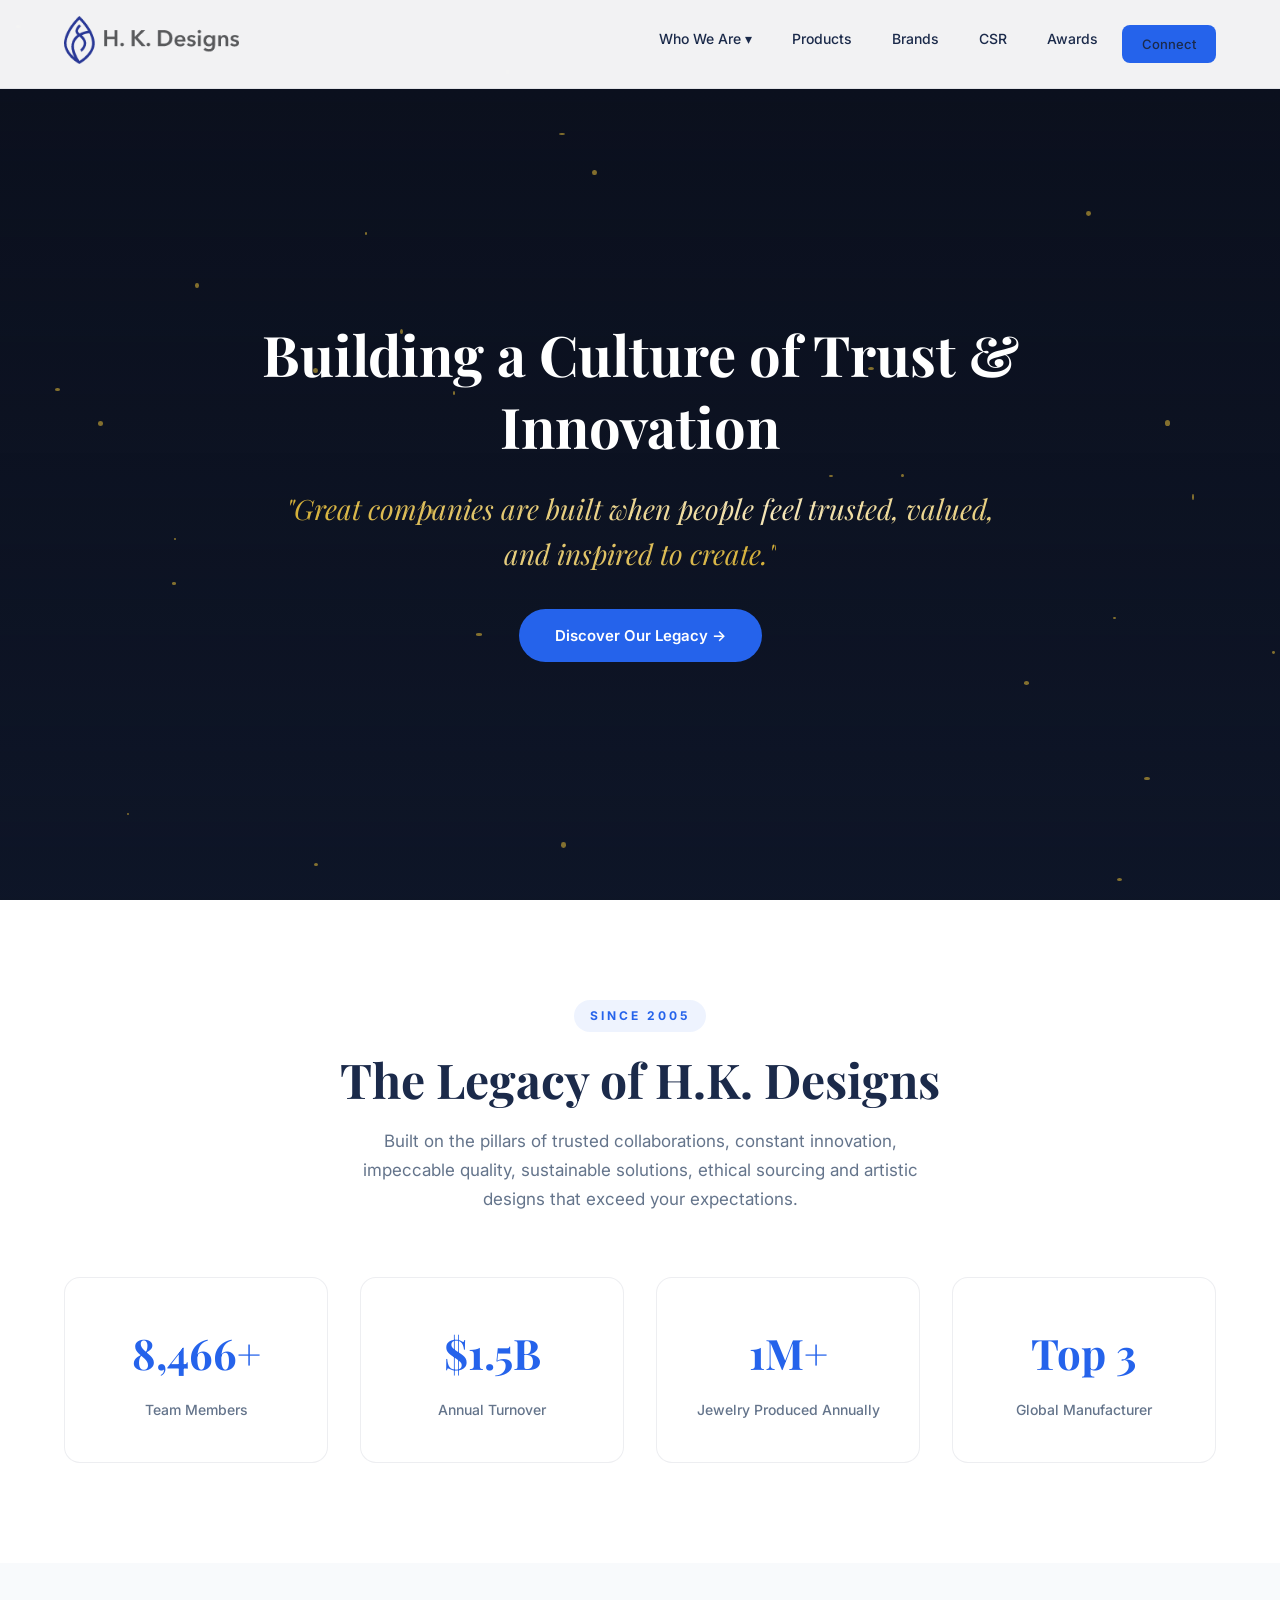
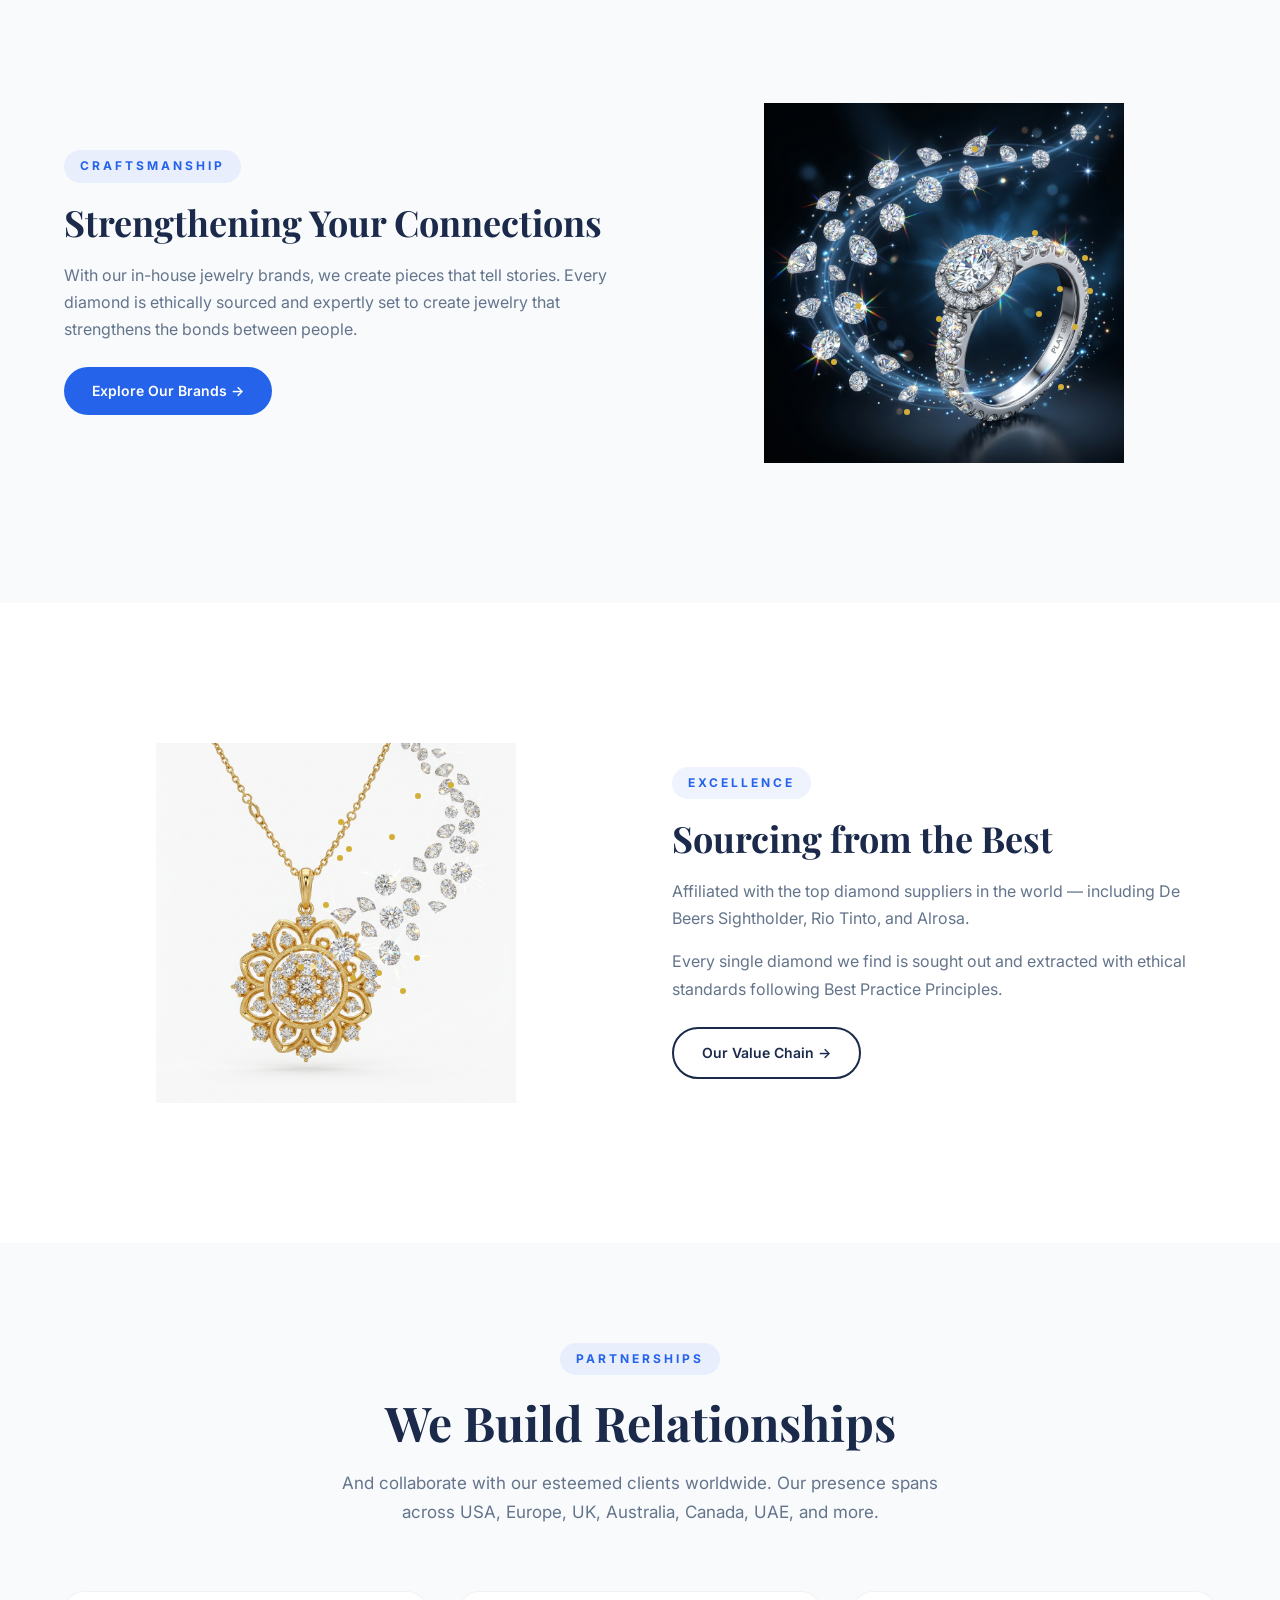
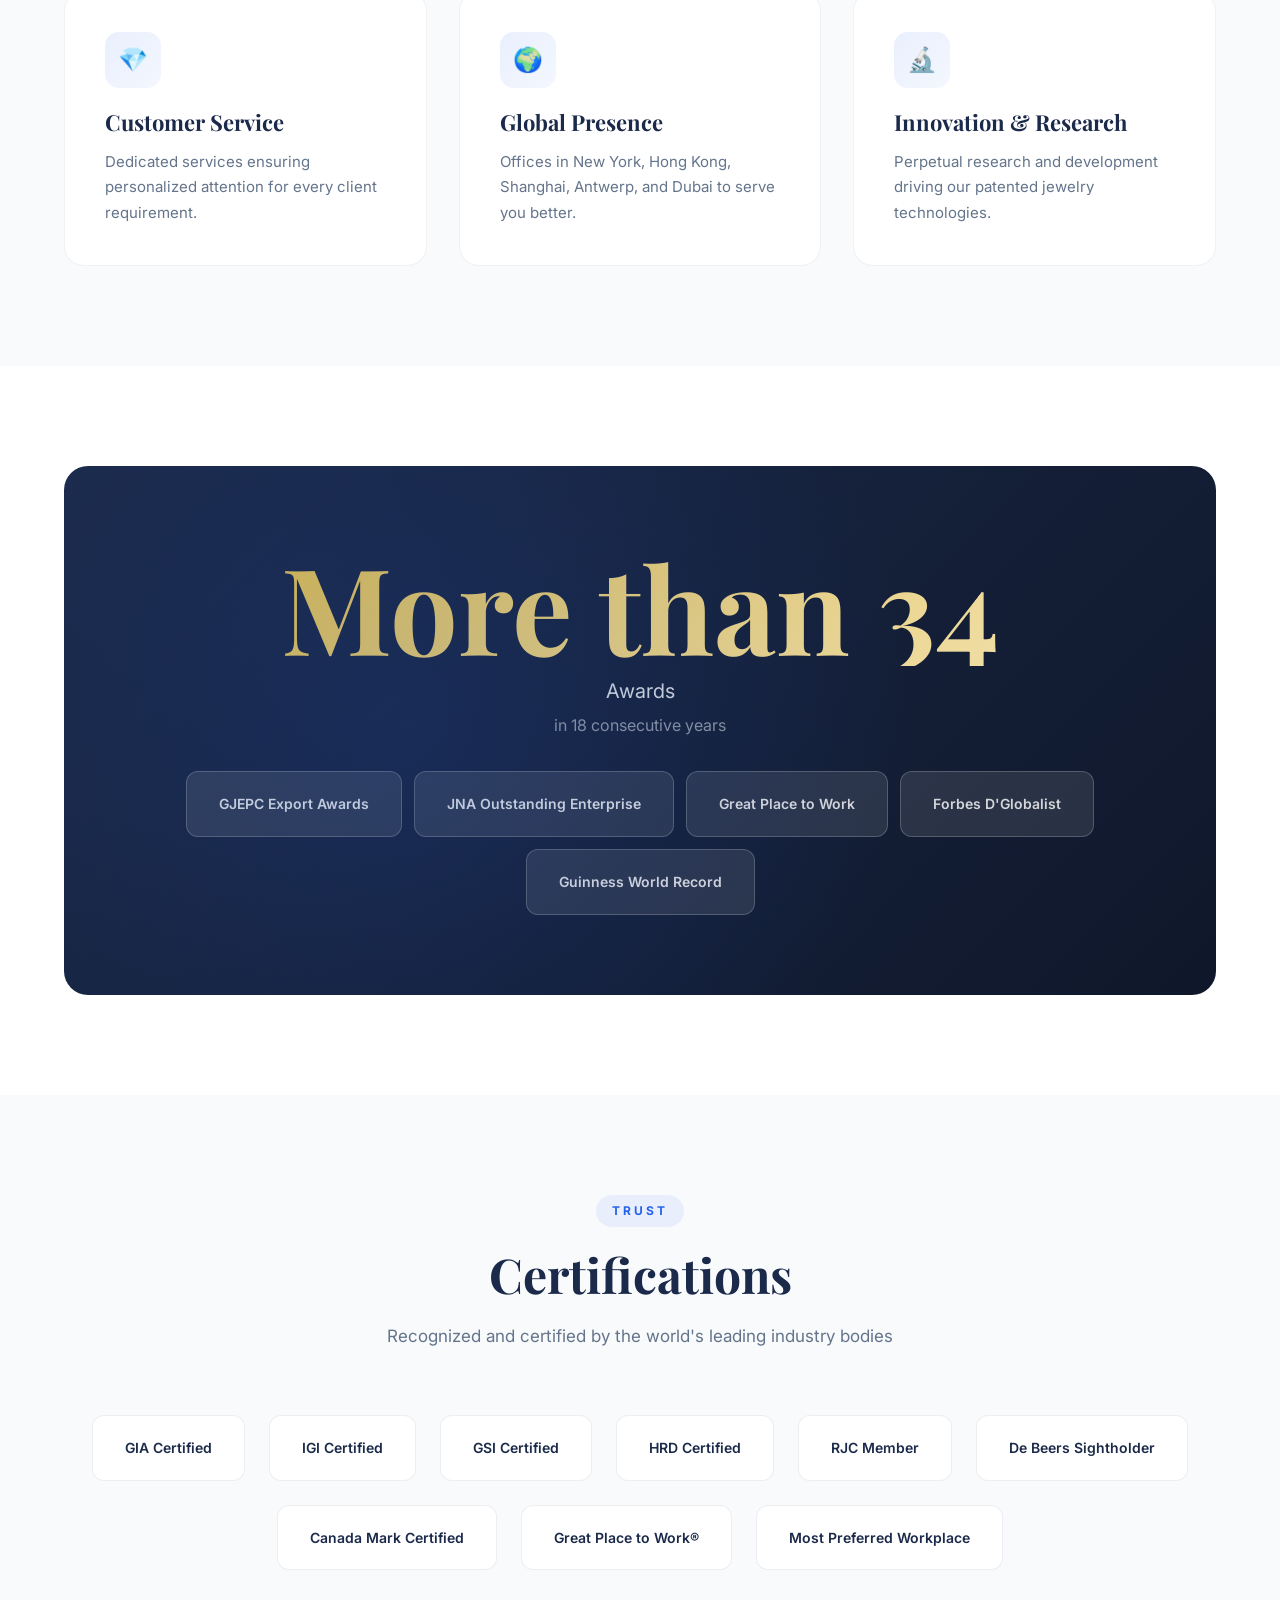
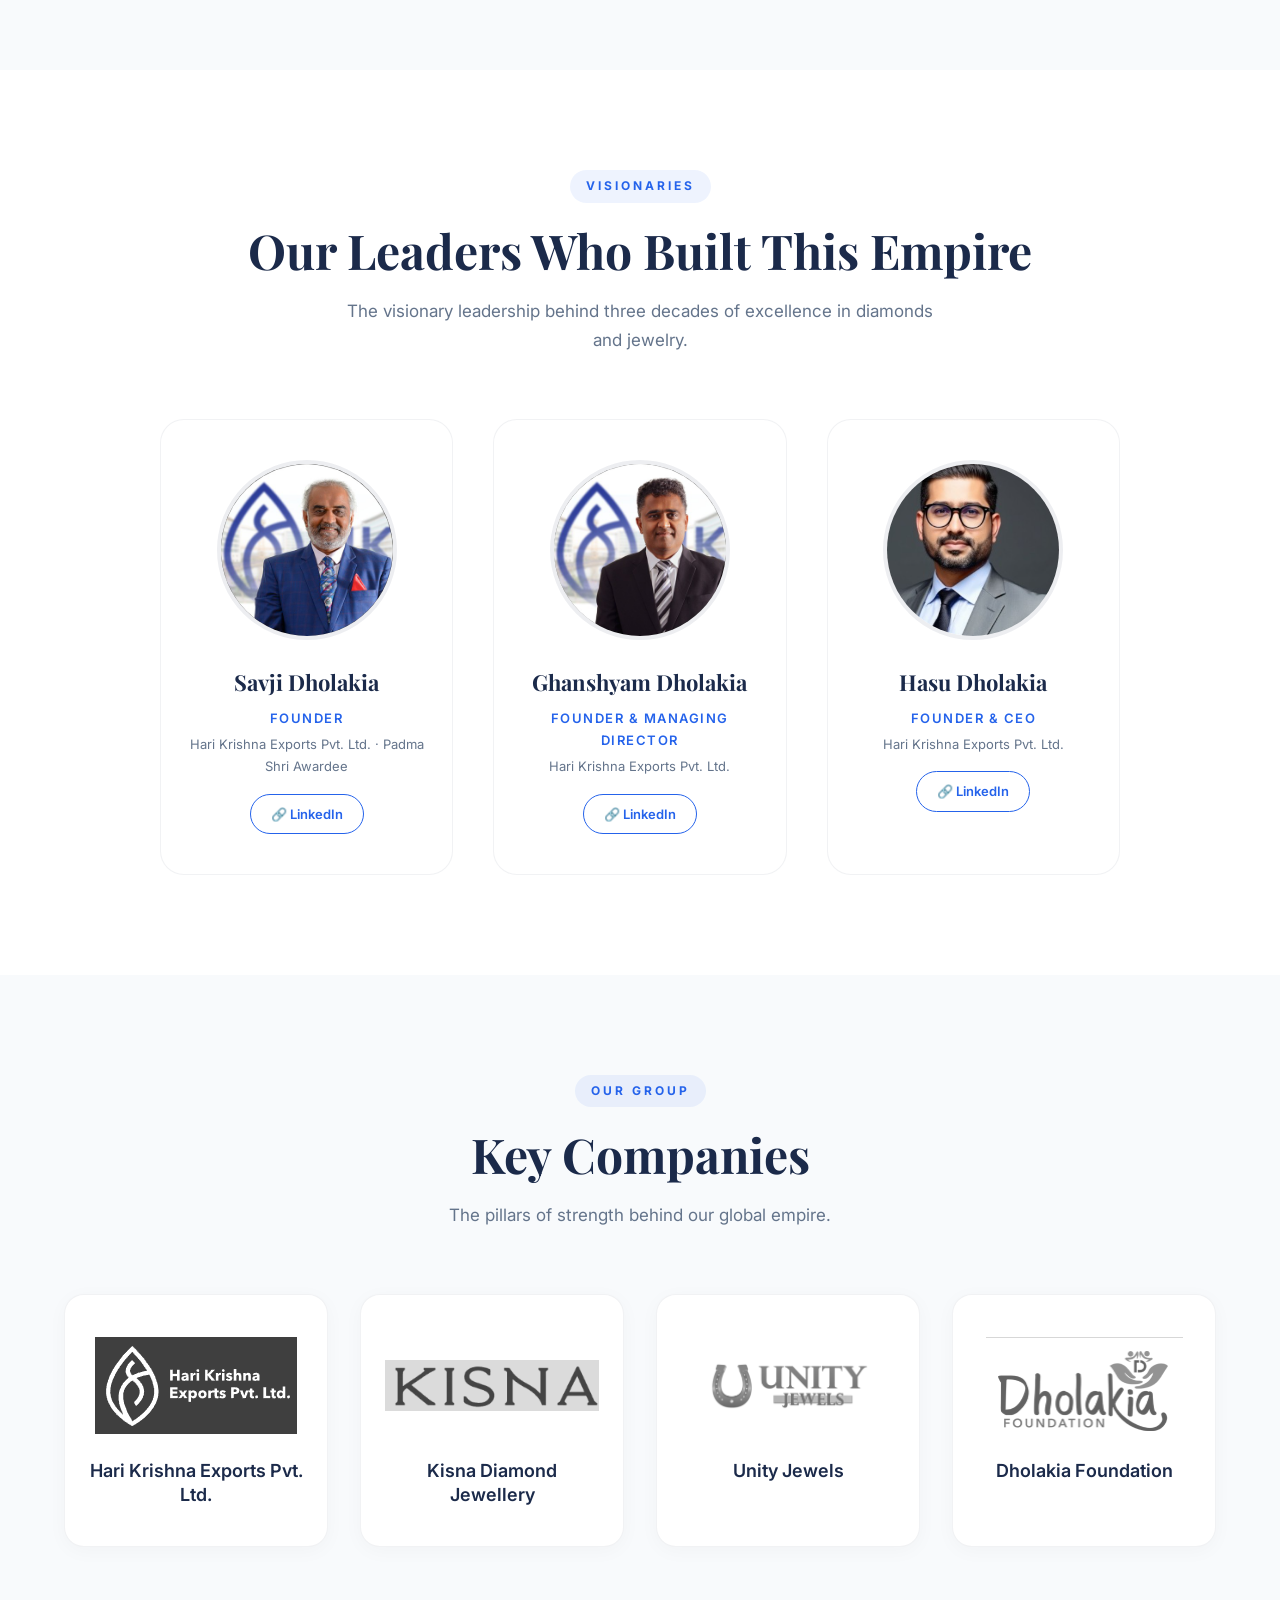
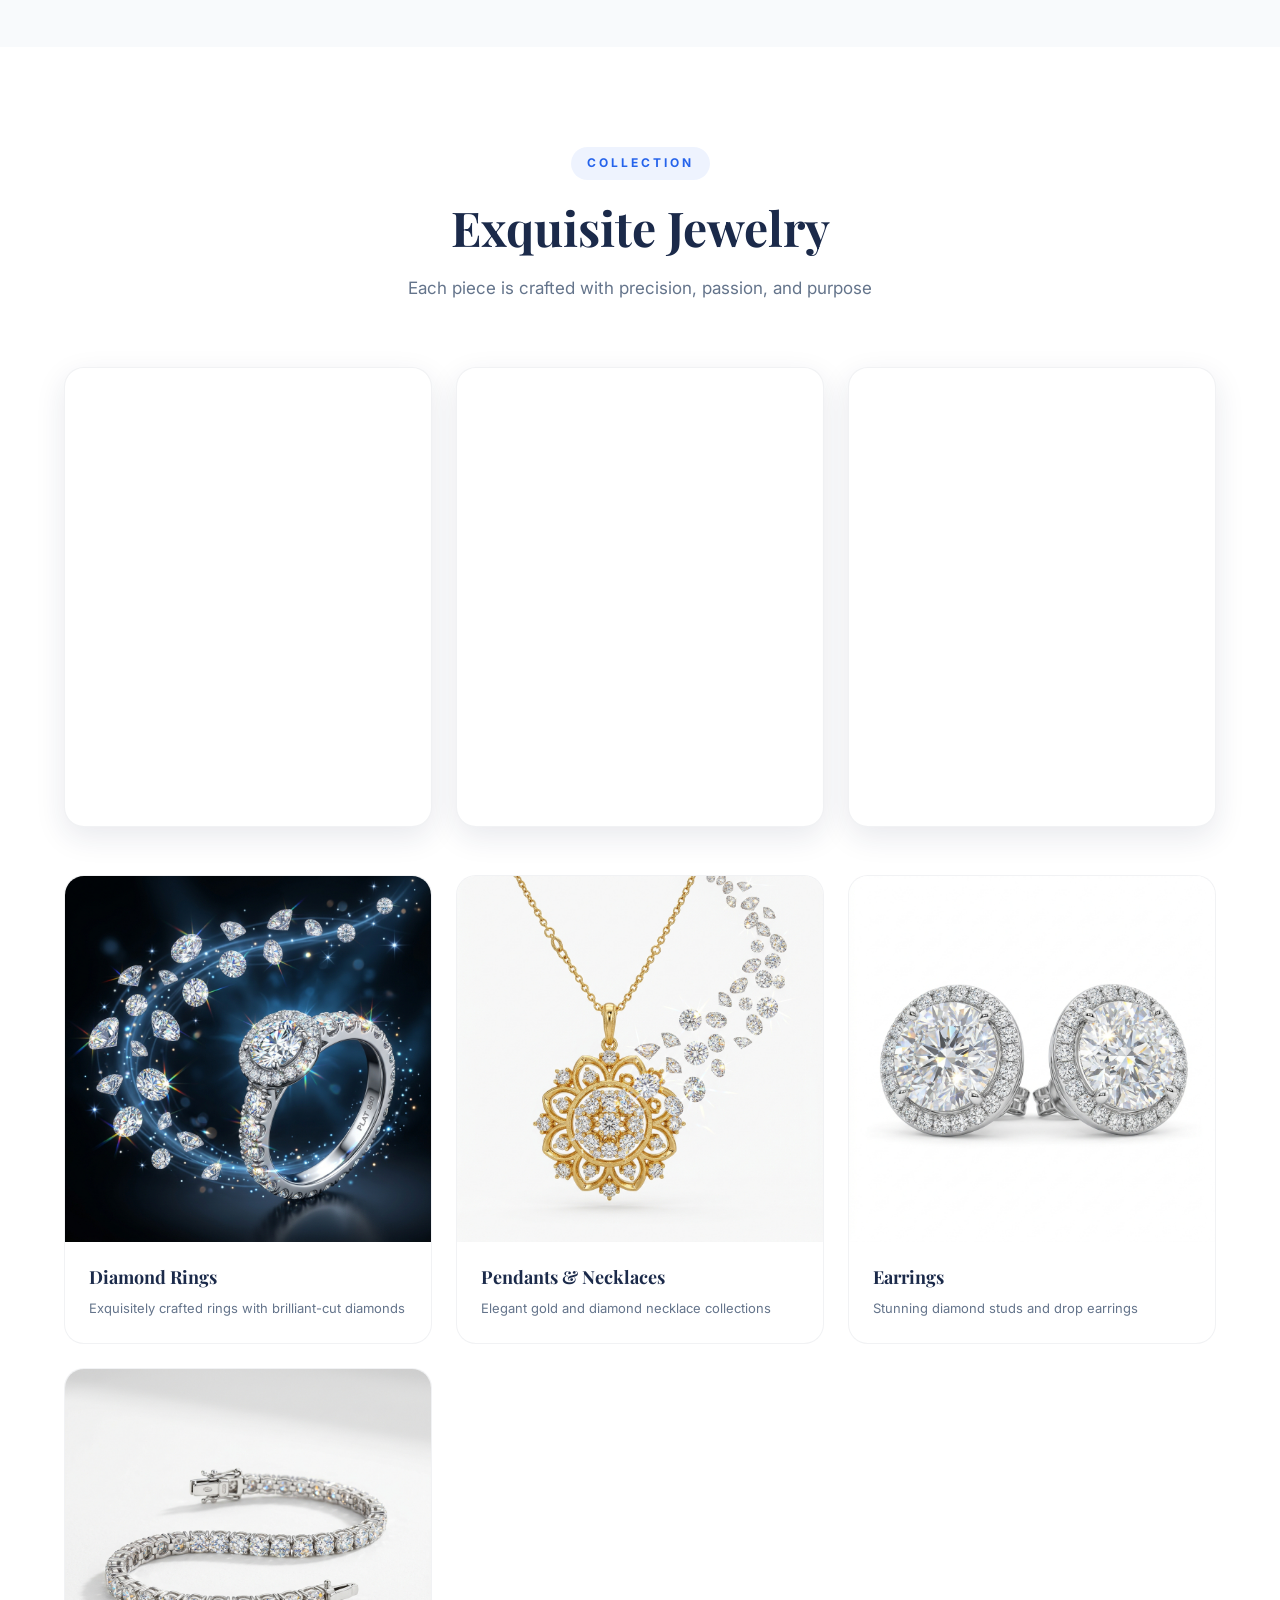
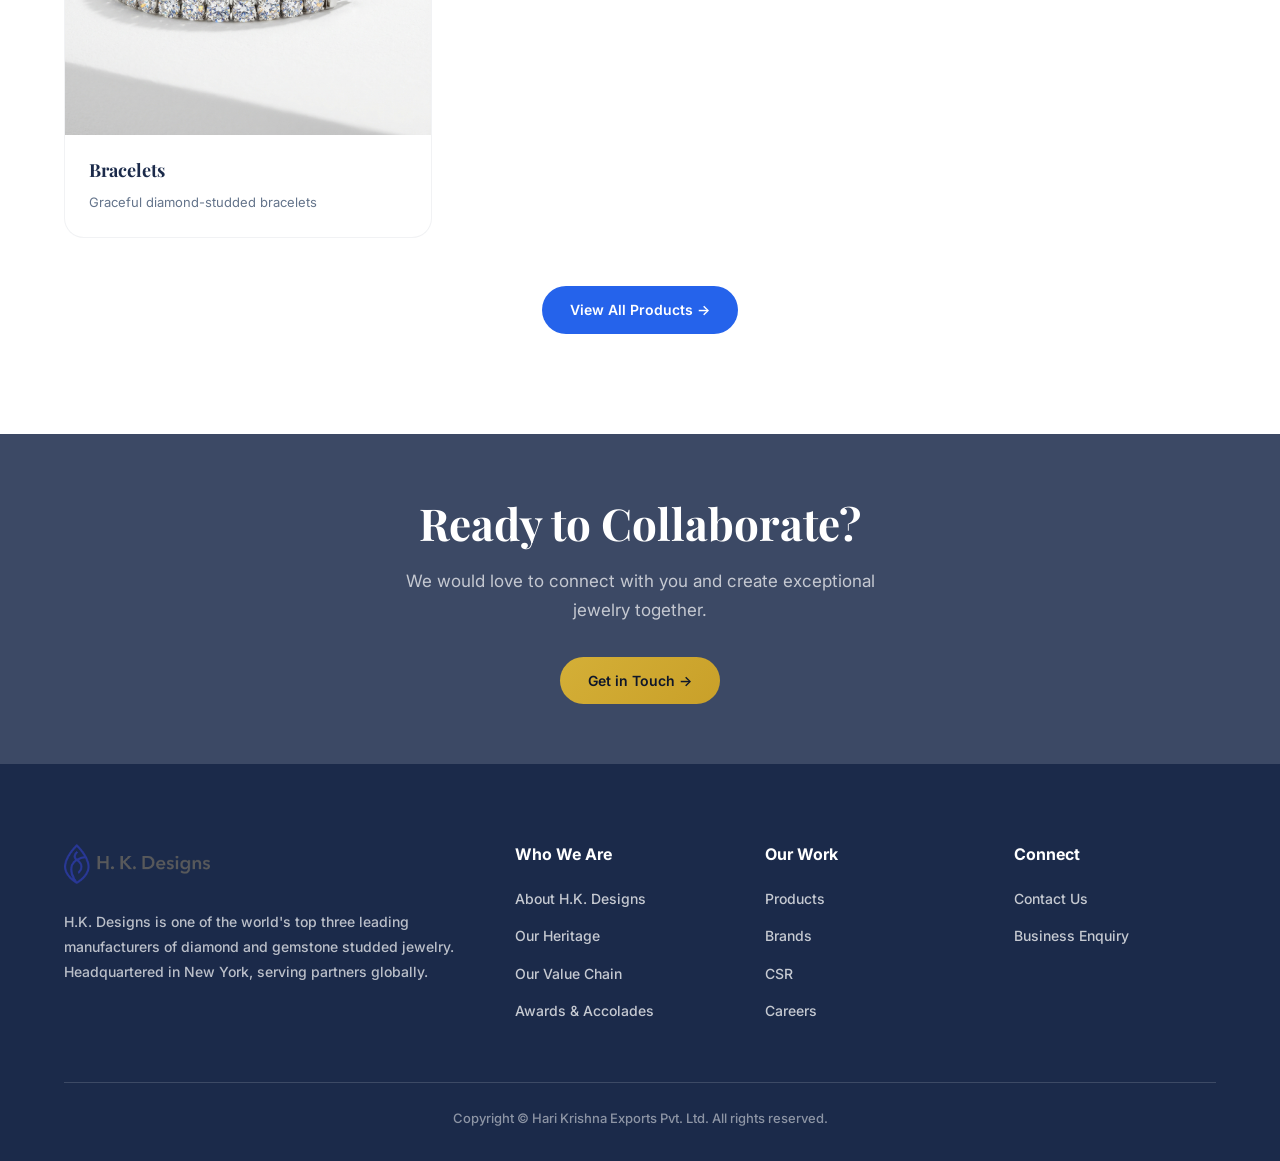
<file: index.html>
<!DOCTYPE html>
<html lang="en">

<head>
  <meta charset="UTF-8">
  <meta name="viewport" content="width=device-width, initial-scale=1.0">
  <meta name="description"
    content="H.K. Designs - Building a culture of Trust and Innovation. World's top diamond and gemstone studded jewelry manufacturer.">
  <title>H.K. Designs | Building a Culture of Trust and Innovation</title>
  <link rel="stylesheet" href="styles.css?v=2">
  <link rel="icon" href="img/hk--logo.png">
</head>

<body>

  <!-- NAVBAR -->
  <nav class="navbar" id="navbar">
    <div class="nav-inner">
      <a href="index.html" class="nav-logo"><img src="img/hk--logo.png" alt="H.K. Designs"></a>
      <ul class="nav-links" id="navLinks">
        <li class="dropdown">
          <a href="#">Who We Are ▾</a>
          <ul class="dropdown-menu">
            <li><a href="about.html">About H.K. Designs</a></li>
            <li><a href="heritage.html">Our Heritage</a></li>
            <li><a href="value-chain.html">Our Value Chain</a></li>
          </ul>
        </li>
        <li><a href="products.html">Products</a></li>
        <li><a href="brands.html">Brands</a></li>
        <li><a href="csr.html">CSR</a></li>
        <li><a href="#awards">Awards</a></li>
        <li><a href="#connect" class="btn btn-primary" style="padding:8px 20px;font-size:13px;">Connect</a></li>
      </ul>
      <button class="hamburger" id="hamburger"><span></span><span></span><span></span></button>
    </div>
  </nav>

  <!-- HERO -->
  <section class="hero" id="hero">
    <div class="hero-bg">
      <video src="img/hk-video.mp4" autoplay loop muted playsinline></video>
    </div>
    <div class="hero-overlay"></div>
    <div class="hero-particles"></div>
    <!-- Cinematic stage labels -->
    <div class="hero-stage-label s1">The Foundation</div>
    <div class="hero-stage-label s2">Building the Dream</div>
    <div class="hero-stage-label s3">Coming Together</div>
    <div class="hero-content">
      <h1>Building a Culture of Trust &amp; Innovation</h1>
      <div class="hero-quote">
        <span>"Great companies are built when people feel trusted, valued, and inspired to create."</span>
      </div>
      <a href="about.html" class="hero-cta">Discover Our Legacy →</a>
    </div>
  </section>

  <!-- LEGACY -->
  <section class="section" id="legacy">
    <div class="container">
      <div class="section-header reveal">
        <span class="section-label">Since 2005</span>
        <h2>The Legacy of H.K. Designs</h2>
        <p>Built on the pillars of trusted collaborations, constant innovation, impeccable quality, sustainable
          solutions, ethical sourcing and artistic designs that exceed your expectations.</p>
      </div>
      <div class="stats-grid">
        <div class="stat-card reveal" style="transition-delay:0.1s">
          <div class="stat-number" data-count="10000" data-suffix="+">0</div>
          <div class="stat-label">Team Members</div>
        </div>
        <div class="stat-card reveal" style="transition-delay:0.2s">
          <div class="stat-number">$1.5B</div>
          <div class="stat-label">Annual Turnover</div>
        </div>
        <div class="stat-card reveal" style="transition-delay:0.3s">
          <div class="stat-number">1M+</div>
          <div class="stat-label">Jewelry Produced Annually</div>
        </div>
        <div class="stat-card reveal" style="transition-delay:0.4s">
          <div class="stat-number">Top 3</div>
          <div class="stat-label">Global Manufacturer</div>
        </div>
      </div>
    </div>
  </section>

  <!-- DIAMOND SHOWCASE -->
  <section class="section section-dark">
    <div class="container">
      <div style="display:grid;grid-template-columns:1fr 1fr;gap:64px;align-items:center;">
        <div class="reveal-left">
          <span class="section-label">Craftsmanship</span>
          <h2 style="font-size:36px;margin-bottom:16px;">Strengthening Your Connections</h2>
          <p style="color:var(--text-light);margin-bottom:24px;">With our in-house jewelry brands, we create pieces that
            tell stories. Every diamond is ethically sourced and expertly set to create jewelry that strengthens the
            bonds between people.</p>
          <a href="brands.html" class="btn btn-primary">Explore Our Brands →</a>
        </div>
        <div class="diamond-ring-anim reveal-scale">
          <img src="img/diamond-ring.png" alt="Diamond Ring">
        </div>
      </div>
    </div>
  </section>

  <!-- SOURCING -->
  <section class="section">
    <div class="container">
      <div style="display:grid;grid-template-columns:1fr 1fr;gap:64px;align-items:center;">
        <div class="diamond-ring-anim reveal-scale">
          <img src="img/diamond-pendant.png" alt="Diamond Pendant">
        </div>
        <div class="reveal-right">
          <span class="section-label">Excellence</span>
          <h2 style="font-size:36px;margin-bottom:16px;">Sourcing from the Best</h2>
          <p style="color:var(--text-light);margin-bottom:16px;">Affiliated with the top diamond suppliers in the world
            — including De Beers Sightholder, Rio Tinto, and Alrosa.</p>
          <p style="color:var(--text-light);margin-bottom:24px;">Every single diamond we find is sought out and
            extracted with ethical standards following Best Practice Principles.</p>
          <a href="value-chain.html" class="btn btn-outline">Our Value Chain →</a>
        </div>
      </div>
    </div>
  </section>

  <!-- RELATIONSHIPS -->
  <section class="section section-dark">
    <div class="container">
      <div class="section-header reveal">
        <span class="section-label">Partnerships</span>
        <h2>We Build Relationships</h2>
        <p>And collaborate with our esteemed clients worldwide. Our presence spans across USA, Europe, UK, Australia,
          Canada, UAE, and more.</p>
      </div>
      <div class="features-grid">
        <div class="feature-card reveal" style="transition-delay:0.1s">
          <div class="feature-icon">💎</div>
          <h3>Customer Service</h3>
          <p>Dedicated services ensuring personalized attention for every client requirement.</p>
        </div>
        <div class="feature-card reveal" style="transition-delay:0.2s">
          <div class="feature-icon">🌍</div>
          <h3>Global Presence</h3>
          <p>Offices in New York, Hong Kong, Shanghai, Antwerp, and Dubai to serve you better.</p>
        </div>
        <div class="feature-card reveal" style="transition-delay:0.3s">
          <div class="feature-icon">🔬</div>
          <h3>Innovation & Research</h3>
          <p>Perpetual research and development driving our patented jewelry technologies.</p>
        </div>
      </div>
    </div>
  </section>

  <!-- AWARDS -->
  <section class="section" id="awards">
    <div class="container">
      <div class="awards-counter reveal-scale">
        <div class="awards-number" data-count="34" data-prefix="More than ">0</div>
        <div class="awards-text">Awards</div>
        <div class="awards-sub">in 18 consecutive years</div>
        <div style="margin-top:32px;display:flex;flex-wrap:wrap;gap:12px;justify-content:center;">
          <span class="cert-badge"
            style="background:rgba(255,255,255,0.1);border-color:rgba(255,255,255,0.2);color:rgba(255,255,255,0.8);">GJEPC
            Export Awards</span>
          <span class="cert-badge"
            style="background:rgba(255,255,255,0.1);border-color:rgba(255,255,255,0.2);color:rgba(255,255,255,0.8);">JNA
            Outstanding Enterprise</span>
          <span class="cert-badge"
            style="background:rgba(255,255,255,0.1);border-color:rgba(255,255,255,0.2);color:rgba(255,255,255,0.8);">Great
            Place to Work</span>
          <span class="cert-badge"
            style="background:rgba(255,255,255,0.1);border-color:rgba(255,255,255,0.2);color:rgba(255,255,255,0.8);">Forbes
            D'Globalist</span>
          <span class="cert-badge"
            style="background:rgba(255,255,255,0.1);border-color:rgba(255,255,255,0.2);color:rgba(255,255,255,0.8);">Guinness
            World Record</span>
        </div>
      </div>
    </div>
  </section>

  <!-- CERTIFICATIONS -->
  <section class="section section-dark" id="certifications">
    <div class="container">
      <div class="section-header reveal">
        <span class="section-label">Trust</span>
        <h2>Certifications</h2>
        <p>Recognized and certified by the world's leading industry bodies</p>
      </div>
      <div class="cert-grid reveal">
        <span class="cert-badge">GIA Certified</span>
        <span class="cert-badge">IGI Certified</span>
        <span class="cert-badge">GSI Certified</span>
        <span class="cert-badge">HRD Certified</span>
        <span class="cert-badge">RJC Member</span>
        <span class="cert-badge">De Beers Sightholder</span>
        <span class="cert-badge">Canada Mark Certified</span>
        <span class="cert-badge">Great Place to Work®</span>
        <span class="cert-badge">Most Preferred Workplace</span>
      </div>
    </div>
  </section>

  <!-- OUR LEADERS -->
  <section class="section" id="leaders">
    <div class="container">
      <div class="section-header reveal">
        <span class="section-label">Visionaries</span>
        <h2>Our Leaders Who Built This Empire</h2>
        <p>The visionary leadership behind three decades of excellence in diamonds and jewelry.</p>
      </div>
      <div class="leaders-grid">
        <div class="leader-card reveal" style="transition-delay:0.1s">
          <div class="leader-photo">
            <img src="img/leader-savji.jpg" alt="Savji Dholakia">
          </div>
          <div class="leader-name">Savji Dholakia</div>
          <div class="leader-title">Founder</div>
          <div class="leader-subtitle">Hari Krishna Exports Pvt. Ltd. · Padma Shri Awardee</div>
          <a href="https://www.linkedin.com/in/savjidholakia/" target="_blank" class="leader-linkedin">🔗 LinkedIn</a>
        </div>
        <div class="leader-card reveal" style="transition-delay:0.2s">
          <div class="leader-photo">
            <img src="img/leader-ghanshyam.jpg" alt="Ghanshyam Dholakia">
          </div>
          <div class="leader-name">Ghanshyam Dholakia</div>
          <div class="leader-title">Founder & Managing Director</div>
          <div class="leader-subtitle">Hari Krishna Exports Pvt. Ltd.</div>
          <a href="https://www.linkedin.com/in/gddholakia/" target="_blank" class="leader-linkedin">🔗 LinkedIn</a>
        </div>
        <div class="leader-card reveal" style="transition-delay:0.3s">
          <div class="leader-photo">
            <img src="img/leader-hasu.png" alt="Hasu Dholakia">
          </div>
          <div class="leader-name">Hasu Dholakia</div>
          <div class="leader-title">Founder & CEO</div>
          <div class="leader-subtitle">Hari Krishna Exports Pvt. Ltd.</div>
          <a href="https://www.linkedin.com/in/hasudholakiya/" target="_blank" class="leader-linkedin">🔗 LinkedIn</a>
        </div>
      </div>
    </div>
  </section>

  <!-- KEY COMPANIES -->
  <section class="section section-dark">
    <div class="container">
      <div class="section-header reveal">
        <span class="section-label">Our Group</span>
        <h2>Key Companies</h2>
        <p>The pillars of strength behind our global empire.</p>
      </div>
      <div class="companies-grid">
        <div class="company-card reveal" style="transition-delay:0.1s">
          <div class="company-logo"><img src="img/HARI KRISHNA EXPORT.png" alt="Hari Krishna Exports Pvt. Ltd."></div>
          <h3>Hari Krishna Exports Pvt. Ltd.</h3>
        </div>
        <div class="company-card reveal" style="transition-delay:0.2s">
          <div class="company-logo"><img src="img/KISNA.png" alt="Kisna Diamond Jewellery"></div>
          <h3>Kisna Diamond Jewellery</h3>
        </div>
        <div class="company-card reveal" style="transition-delay:0.3s">
          <div class="company-logo"><img src="img/UNITY JEWEL.png" alt="Unity Jewels"></div>
          <h3>Unity Jewels</h3>
        </div>
        <div class="company-card reveal" style="transition-delay:0.4s">
          <div class="company-logo"><img src="img/DHOLAKIA FOUNDATION.png" alt="Dholakia Foundation"></div>
          <h3>Dholakia Foundation</h3>
        </div>
      </div>
    </div>
  </section>

  <!-- PRODUCTS PREVIEW -->
  <section class="section">
    <div class="container">
      <div class="section-header reveal">
        <span class="section-label">Collection</span>
        <h2>Exquisite Jewelry</h2>
        <p>Each piece is crafted with precision, passion, and purpose</p>
      </div>

      <div class="video-trio-grid">
        <div class="video-card reveal" style="transition-delay:0.1s">
          <video src="img/V1.mp4" autoplay loop muted playsinline></video>
        </div>
        <div class="video-card reveal" style="transition-delay:0.2s">
          <video src="img/V2.mp4" autoplay loop muted playsinline></video>
        </div>
        <div class="video-card reveal" style="transition-delay:0.3s">
          <video src="img/V3.mp4" autoplay loop muted playsinline></video>
        </div>
      </div>

      <div class="products-grid">
        <div class="product-card reveal" style="transition-delay:0.1s">
          <div class="product-img"><img src="img/diamond-ring.png" alt="Rings"></div>
          <div class="product-info">
            <h3>Diamond Rings</h3>
            <p>Exquisitely crafted rings with brilliant-cut diamonds</p>
          </div>
        </div>
        <div class="product-card reveal" style="transition-delay:0.2s">
          <div class="product-img"><img src="img/diamond-pendant.png" alt="Pendants"></div>
          <div class="product-info">
            <h3>Pendants & Necklaces</h3>
            <p>Elegant gold and diamond necklace collections</p>
          </div>
        </div>
        <div class="product-card reveal" style="transition-delay:0.3s">
          <div class="product-img"><img src="img/diamond-earrings.png" alt="Earrings"></div>
          <div class="product-info">
            <h3>Earrings</h3>
            <p>Stunning diamond studs and drop earrings</p>
          </div>
        </div>
        <div class="product-card reveal" style="transition-delay:0.4s">
          <div class="product-img"><img src="img/diamond-bracelet.png" alt="Bracelets"></div>
          <div class="product-info">
            <h3>Bracelets</h3>
            <p>Graceful diamond-studded bracelets</p>
          </div>
        </div>
      </div>
      <div style="text-align:center;margin-top:48px;" class="reveal">
        <a href="products.html" class="btn btn-primary">View All Products →</a>
      </div>
    </div>
  </section>

  <!-- CONNECT -->
  <section class="section section-collab" id="connect">
    <div class="container" style="text-align:center;">
      <div class="reveal">
        <h2 style="font-size:clamp(28px,4vw,44px);color:var(--white);margin-bottom:16px;">Ready to Collaborate?</h2>
        <p style="color:rgba(255,255,255,0.7);max-width:500px;margin:0 auto 32px;font-size:17px;">We would love to
          connect with you and create exceptional jewelry together.</p>
        <a href="mailto:info@hkdesigns.co" class="btn btn-gold">Get in Touch →</a>
      </div>
    </div>
  </section>

  <!-- FOOTER -->
  <footer class="footer">
    <div class="container">
      <div class="footer-grid">
        <div class="footer-about">
          <img src="img/hk--logo.png" alt="HK Designs" style="height:40px;">
          <p>H.K. Designs is one of the world's top three leading manufacturers of diamond and gemstone studded jewelry.
            Headquartered in New York, serving partners globally.</p>
        </div>
        <div>
          <h4>Who We Are</h4>
          <ul class="footer-links">
            <li><a href="about.html">About H.K. Designs</a></li>
            <li><a href="heritage.html">Our Heritage</a></li>
            <li><a href="value-chain.html">Our Value Chain</a></li>
            <li><a href="#awards">Awards & Accolades</a></li>
          </ul>
        </div>
        <div>
          <h4>Our Work</h4>
          <ul class="footer-links">
            <li><a href="products.html">Products</a></li>
            <li><a href="brands.html">Brands</a></li>
            <li><a href="csr.html">CSR</a></li>
            <li><a href="careers.html">Careers</a></li>
          </ul>
        </div>
        <div>
          <h4>Connect</h4>
          <ul class="footer-links">
            <li><a href="mailto:info@hkdesigns.co">Contact Us</a></li>
            <li><a href="mailto:info@hkdesigns.co">Business Enquiry</a></li>
          </ul>
        </div>
      </div>
      <div class="footer-bottom">Copyright © Hari Krishna Exports Pvt. Ltd. All rights reserved.</div>
    </div>
  </footer>

  <script src="script.js"></script>
</body>

</html>
</file>
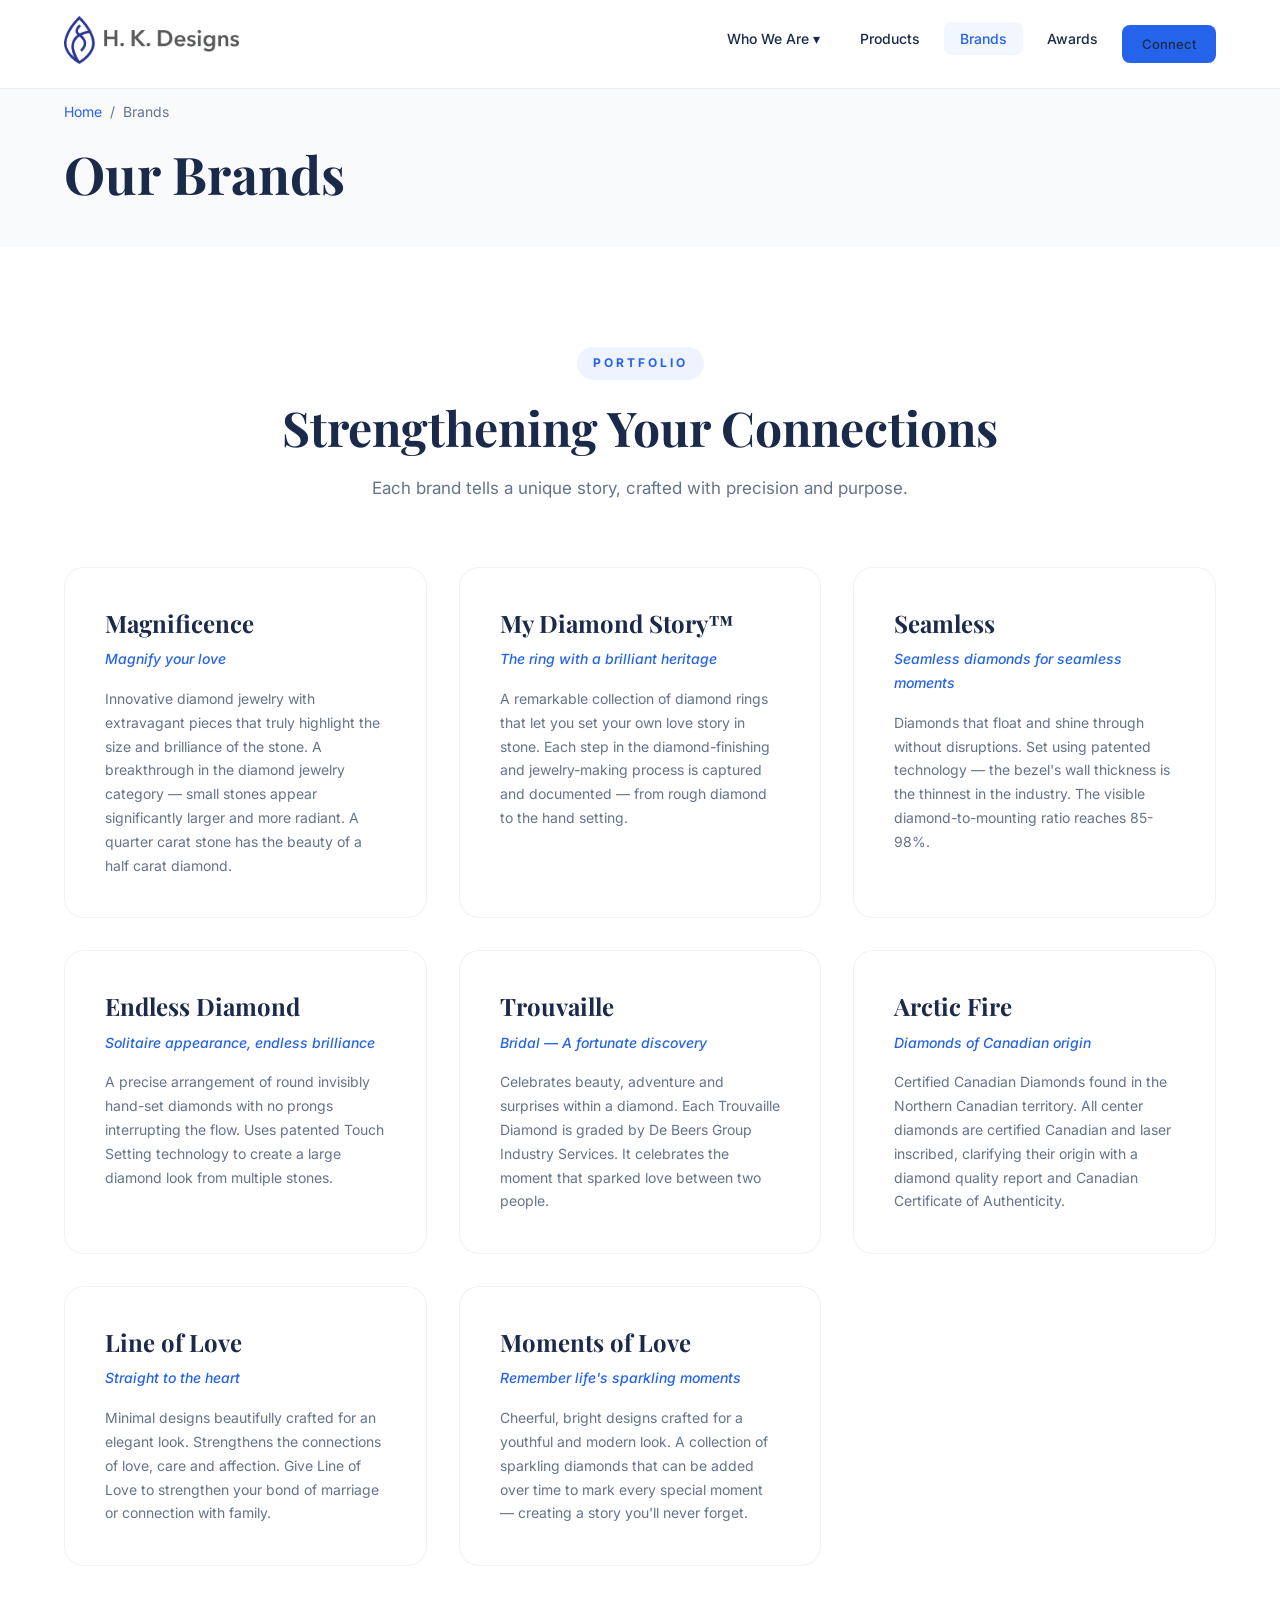
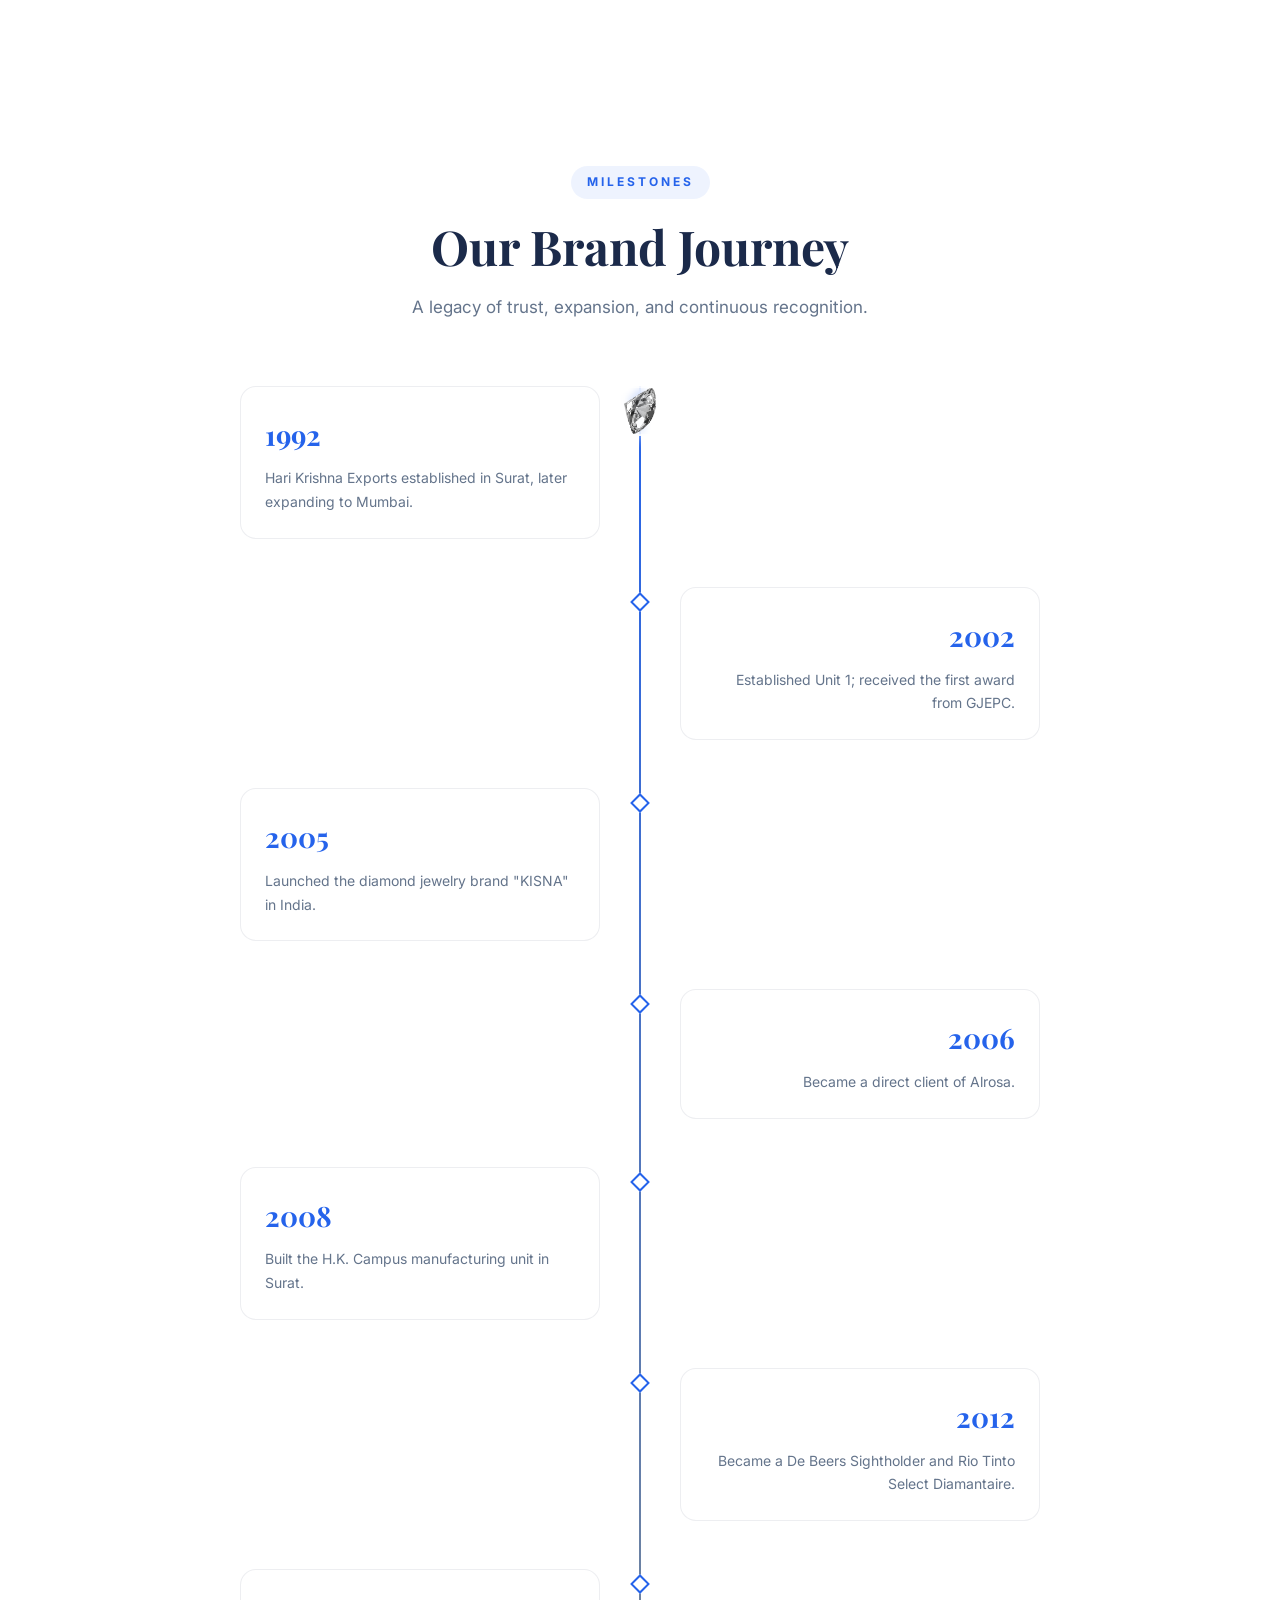
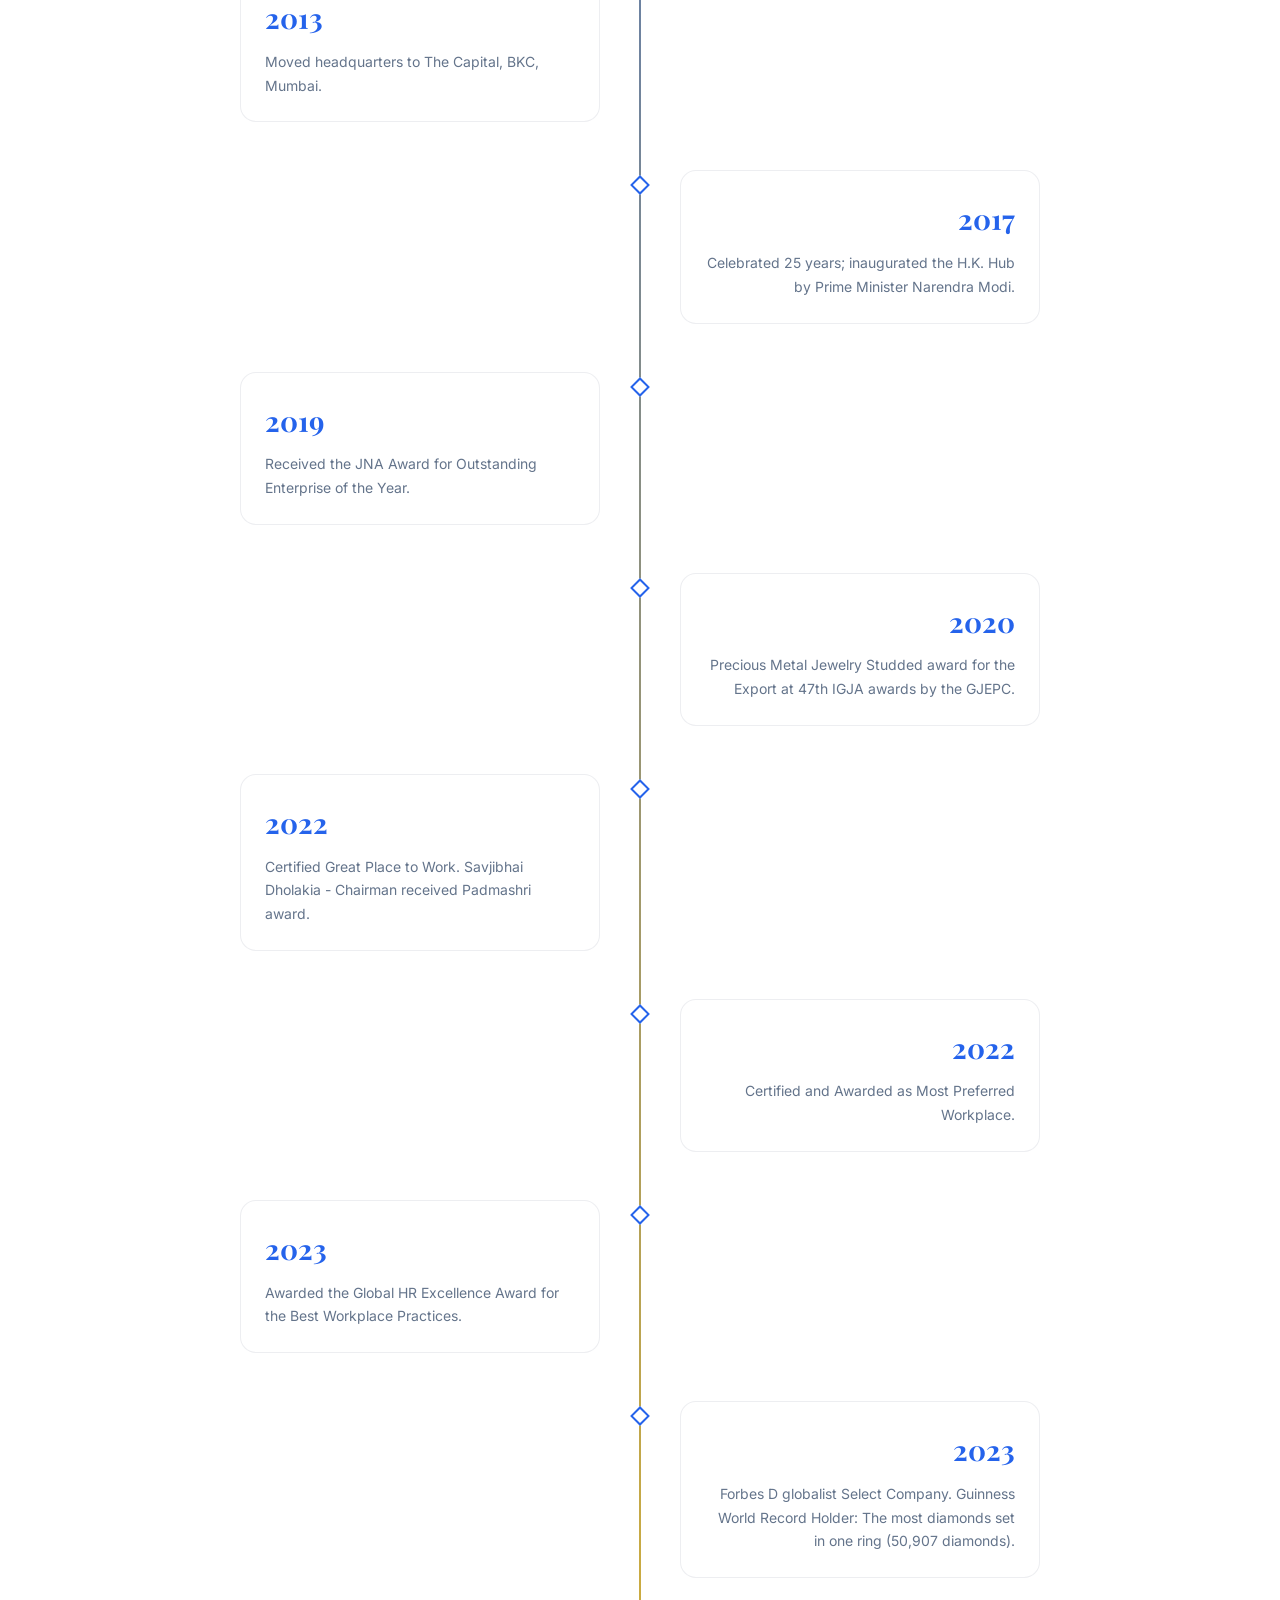
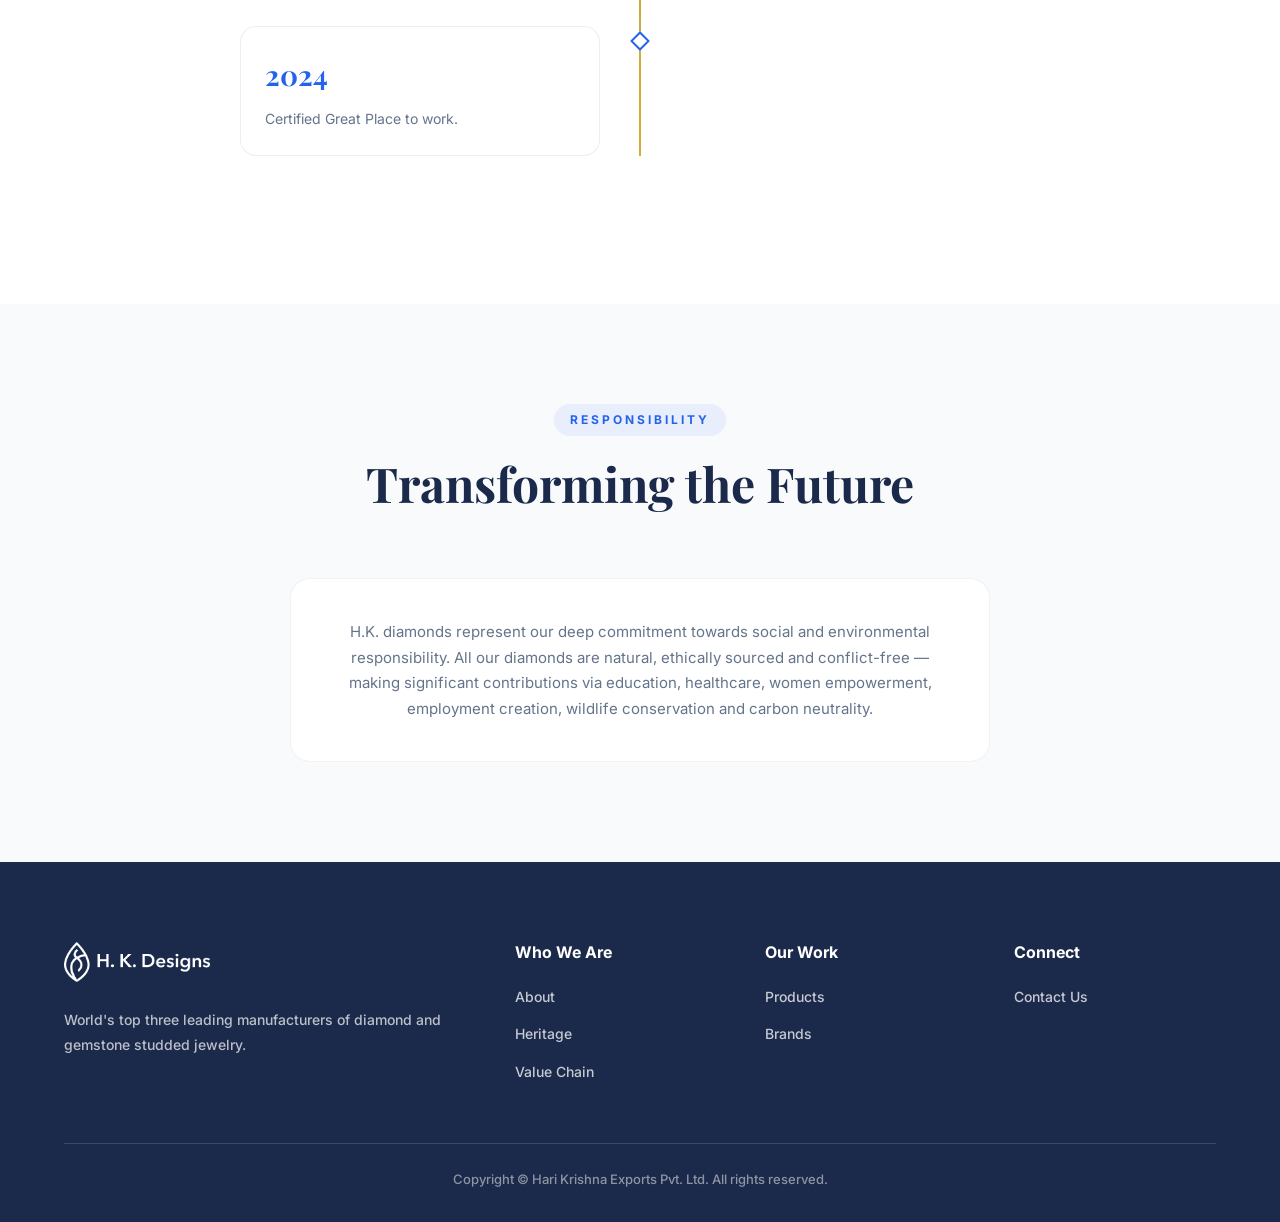
<file: brands.html>
<!DOCTYPE html>
<html lang="en">

<head>
  <meta charset="UTF-8">
  <meta name="viewport" content="width=device-width, initial-scale=1.0">
  <meta name="description"
    content="H.K. Designs Brands - Magnificence, My Diamond Story, Seamless, Endless Diamond, Trouvaille, Arctic Fire, Line of Love, Moments of Love.">
  <title>Our Brands | H.K. Designs</title>
  <link rel="stylesheet" href="styles.css">
  <link rel="icon" href="img/hk--logo.png">
</head>

<body>
  <nav class="navbar">
    <div class="nav-inner"><a href="index.html" class="nav-logo"><img src="img/hk--logo.png" alt="H.K. Designs"></a>
      <ul class="nav-links" id="navLinks">
        <li class="dropdown"><a href="#">Who We Are ▾</a>
          <ul class="dropdown-menu">
            <li><a href="about.html">About H.K. Designs</a></li>
            <li><a href="heritage.html">Our Heritage</a></li>
            <li><a href="value-chain.html">Our Value Chain</a></li>
          </ul>
        </li>
        <li><a href="products.html">Products</a></li>
        <li><a href="brands.html" class="active">Brands</a></li>
        <li><a href="index.html#awards">Awards</a></li>
        <li><a href="mailto:info@hkdesigns.co" class="btn btn-primary"
            style="padding:8px 20px;font-size:13px;">Connect</a></li>
      </ul><button class="hamburger" id="hamburger"><span></span><span></span><span></span></button>
    </div>
  </nav>

  <section class="breadcrumb">
    <div class="container">
      <div class="breadcrumb-links"><a href="index.html">Home</a><span>/</span><span>Brands</span></div>
      <h1 class="page-title reveal">Our Brands</h1>
    </div>
  </section>

  <section class="section">
    <div class="container">
      <div class="section-header reveal">
        <span class="section-label">Portfolio</span>
        <h2>Strengthening Your Connections</h2>
        <p>Each brand tells a unique story, crafted with precision and purpose.</p>
      </div>
      <div class="brands-grid">

        <div class="brand-card reveal" style="transition-delay:0.1s">
          <h3>Magnificence</h3>
          <div class="brand-tagline">Magnify your love</div>
          <p>Innovative diamond jewelry with extravagant pieces that truly highlight the size and brilliance of the
            stone. A breakthrough in the diamond jewelry category — small stones appear significantly larger and more
            radiant. A quarter carat stone has the beauty of a half carat diamond.</p>
        </div>

        <div class="brand-card reveal" style="transition-delay:0.15s">
          <h3>My Diamond Story™</h3>
          <div class="brand-tagline">The ring with a brilliant heritage</div>
          <p>A remarkable collection of diamond rings that let you set your own love story in stone. Each step in the
            diamond-finishing and jewelry-making process is captured and documented — from rough diamond to the hand
            setting.</p>
        </div>

        <div class="brand-card reveal" style="transition-delay:0.2s">
          <h3>Seamless</h3>
          <div class="brand-tagline">Seamless diamonds for seamless moments</div>
          <p>Diamonds that float and shine through without disruptions. Set using patented technology — the bezel's wall
            thickness is the thinnest in the industry. The visible diamond-to-mounting ratio reaches 85-98%.</p>
        </div>

        <div class="brand-card reveal" style="transition-delay:0.25s">
          <h3>Endless Diamond</h3>
          <div class="brand-tagline">Solitaire appearance, endless brilliance</div>
          <p>A precise arrangement of round invisibly hand-set diamonds with no prongs interrupting the flow. Uses
            patented Touch Setting technology to create a large diamond look from multiple stones.</p>
        </div>

        <div class="brand-card reveal" style="transition-delay:0.3s">
          <h3>Trouvaille</h3>
          <div class="brand-tagline">Bridal — A fortunate discovery</div>
          <p>Celebrates beauty, adventure and surprises within a diamond. Each Trouvaille Diamond is graded by De Beers
            Group Industry Services. It celebrates the moment that sparked love between two people.</p>
        </div>

        <div class="brand-card reveal" style="transition-delay:0.35s">
          <h3>Arctic Fire</h3>
          <div class="brand-tagline">Diamonds of Canadian origin</div>
          <p>Certified Canadian Diamonds found in the Northern Canadian territory. All center diamonds are certified
            Canadian and laser inscribed, clarifying their origin with a diamond quality report and Canadian Certificate
            of Authenticity.</p>
        </div>

        <div class="brand-card reveal" style="transition-delay:0.4s">
          <h3>Line of Love</h3>
          <div class="brand-tagline">Straight to the heart</div>
          <p>Minimal designs beautifully crafted for an elegant look. Strengthens the connections of love, care and
            affection. Give Line of Love to strengthen your bond of marriage or connection with family.</p>
        </div>

        <div class="brand-card reveal" style="transition-delay:0.45s">
          <h3>Moments of Love</h3>
          <div class="brand-tagline">Remember life's sparkling moments</div>
          <p>Cheerful, bright designs crafted for a youthful and modern look. A collection of sparkling diamonds that
            can be added over time to mark every special moment — creating a story you'll never forget.</p>
        </div>

      </div>
    </div>
  </section>

  <!-- BRAND JOURNEY TIMELINE -->
  <section class="section">
    <div class="container">
      <div class="section-header reveal">
        <span class="section-label">Milestones</span>
        <h2>Our Brand Journey</h2>
        <p>A legacy of trust, expansion, and continuous recognition.</p>
      </div>
      <div class="brand-timeline">
        <div class="brand-timeline-moving-diamond">
          <img src="img/diamond3.png" alt="Diamond">
        </div>
        <div class="brand-timeline-item reveal">
          <div class="brand-timeline-dot"></div>
          <div class="brand-timeline-content">
            <div class="brand-timeline-year">1992</div>
            <div class="brand-timeline-text">Hari Krishna Exports established in Surat, later expanding to Mumbai.</div>
          </div>
        </div>
        <div class="brand-timeline-item reveal">
          <div class="brand-timeline-dot"></div>
          <div class="brand-timeline-content">
            <div class="brand-timeline-year">2002</div>
            <div class="brand-timeline-text">Established Unit 1; received the first award from GJEPC.</div>
          </div>
        </div>
        <div class="brand-timeline-item reveal">
          <div class="brand-timeline-dot"></div>
          <div class="brand-timeline-content">
            <div class="brand-timeline-year">2005</div>
            <div class="brand-timeline-text">Launched the diamond jewelry brand "KISNA" in India.</div>
          </div>
        </div>
        <div class="brand-timeline-item reveal">
          <div class="brand-timeline-dot"></div>
          <div class="brand-timeline-content">
            <div class="brand-timeline-year">2006</div>
            <div class="brand-timeline-text">Became a direct client of Alrosa.</div>
          </div>
        </div>
        <div class="brand-timeline-item reveal">
          <div class="brand-timeline-dot"></div>
          <div class="brand-timeline-content">
            <div class="brand-timeline-year">2008</div>
            <div class="brand-timeline-text">Built the H.K. Campus manufacturing unit in Surat.</div>
          </div>
        </div>
        <div class="brand-timeline-item reveal">
          <div class="brand-timeline-dot"></div>
          <div class="brand-timeline-content">
            <div class="brand-timeline-year">2012</div>
            <div class="brand-timeline-text">Became a De Beers Sightholder and Rio Tinto Select Diamantaire.</div>
          </div>
        </div>
        <div class="brand-timeline-item reveal">
          <div class="brand-timeline-dot"></div>
          <div class="brand-timeline-content">
            <div class="brand-timeline-year">2013</div>
            <div class="brand-timeline-text">Moved headquarters to The Capital, BKC, Mumbai.</div>
          </div>
        </div>
        <div class="brand-timeline-item reveal">
          <div class="brand-timeline-dot"></div>
          <div class="brand-timeline-content">
            <div class="brand-timeline-year">2017</div>
            <div class="brand-timeline-text">Celebrated 25 years; inaugurated the H.K. Hub by Prime Minister Narendra
              Modi.</div>
          </div>
        </div>
        <div class="brand-timeline-item reveal">
          <div class="brand-timeline-dot"></div>
          <div class="brand-timeline-content">
            <div class="brand-timeline-year">2019</div>
            <div class="brand-timeline-text">Received the JNA Award for Outstanding Enterprise of the Year.</div>
          </div>
        </div>
        <div class="brand-timeline-item reveal">
          <div class="brand-timeline-dot"></div>
          <div class="brand-timeline-content">
            <div class="brand-timeline-year">2020</div>
            <div class="brand-timeline-text">Precious Metal Jewelry Studded award for the Export at 47th IGJA awards by
              the GJEPC.</div>
          </div>
        </div>
        <div class="brand-timeline-item reveal">
          <div class="brand-timeline-dot"></div>
          <div class="brand-timeline-content">
            <div class="brand-timeline-year">2022</div>
            <div class="brand-timeline-text">Certified Great Place to Work. Savjibhai Dholakia - Chairman received
              Padmashri award.</div>
          </div>
        </div>
        <div class="brand-timeline-item reveal">
          <div class="brand-timeline-dot"></div>
          <div class="brand-timeline-content">
            <div class="brand-timeline-year">2022</div>
            <div class="brand-timeline-text">Certified and Awarded as Most Preferred Workplace.</div>
          </div>
        </div>
        <div class="brand-timeline-item reveal">
          <div class="brand-timeline-dot"></div>
          <div class="brand-timeline-content">
            <div class="brand-timeline-year">2023</div>
            <div class="brand-timeline-text">Awarded the Global HR Excellence Award for the Best Workplace Practices.
            </div>
          </div>
        </div>
        <div class="brand-timeline-item reveal">
          <div class="brand-timeline-dot"></div>
          <div class="brand-timeline-content">
            <div class="brand-timeline-year">2023</div>
            <div class="brand-timeline-text">Forbes D globalist Select Company. Guinness World Record Holder: The most
              diamonds set in one ring (50,907 diamonds).</div>
          </div>
        </div>
        <div class="brand-timeline-item reveal">
          <div class="brand-timeline-dot"></div>
          <div class="brand-timeline-content">
            <div class="brand-timeline-year">2024</div>
            <div class="brand-timeline-text">Certified Great Place to work.</div>
          </div>
        </div>
      </div>
    </div>
  </section>

  <section class="section section-dark">
    <div class="container">
      <div class="section-header reveal">
        <span class="section-label">Responsibility</span>
        <h2>Transforming the Future</h2>
      </div>
      <div class="feature-card reveal" style="max-width:700px;margin:0 auto;text-align:center;">
        <p style="color:var(--text-light);">H.K. diamonds represent our deep commitment towards social and environmental
          responsibility. All our diamonds are natural, ethically sourced and conflict-free — making significant
          contributions via education, healthcare, women empowerment, employment creation, wildlife conservation and
          carbon neutrality.</p>
      </div>
    </div>
  </section>

  <footer class="footer">
    <div class="container">
      <div class="footer-grid">
        <div class="footer-about"><img src="img/hk--logo.png" alt="HK" style="height:40px;filter:brightness(10);">
          <p>World's top three leading manufacturers of diamond and gemstone studded jewelry.</p>
        </div>
        <div>
          <h4>Who We Are</h4>
          <ul class="footer-links">
            <li><a href="about.html">About</a></li>
            <li><a href="heritage.html">Heritage</a></li>
            <li><a href="value-chain.html">Value Chain</a></li>
          </ul>
        </div>
        <div>
          <h4>Our Work</h4>
          <ul class="footer-links">
            <li><a href="products.html">Products</a></li>
            <li><a href="brands.html">Brands</a></li>
          </ul>
        </div>
        <div>
          <h4>Connect</h4>
          <ul class="footer-links">
            <li><a href="mailto:info@hkdesigns.co">Contact Us</a></li>
          </ul>
        </div>
      </div>
      <div class="footer-bottom">Copyright © Hari Krishna Exports Pvt. Ltd. All rights reserved.</div>
    </div>
  </footer>
  <script src="script.js"></script>
</body>

</html>
</file>
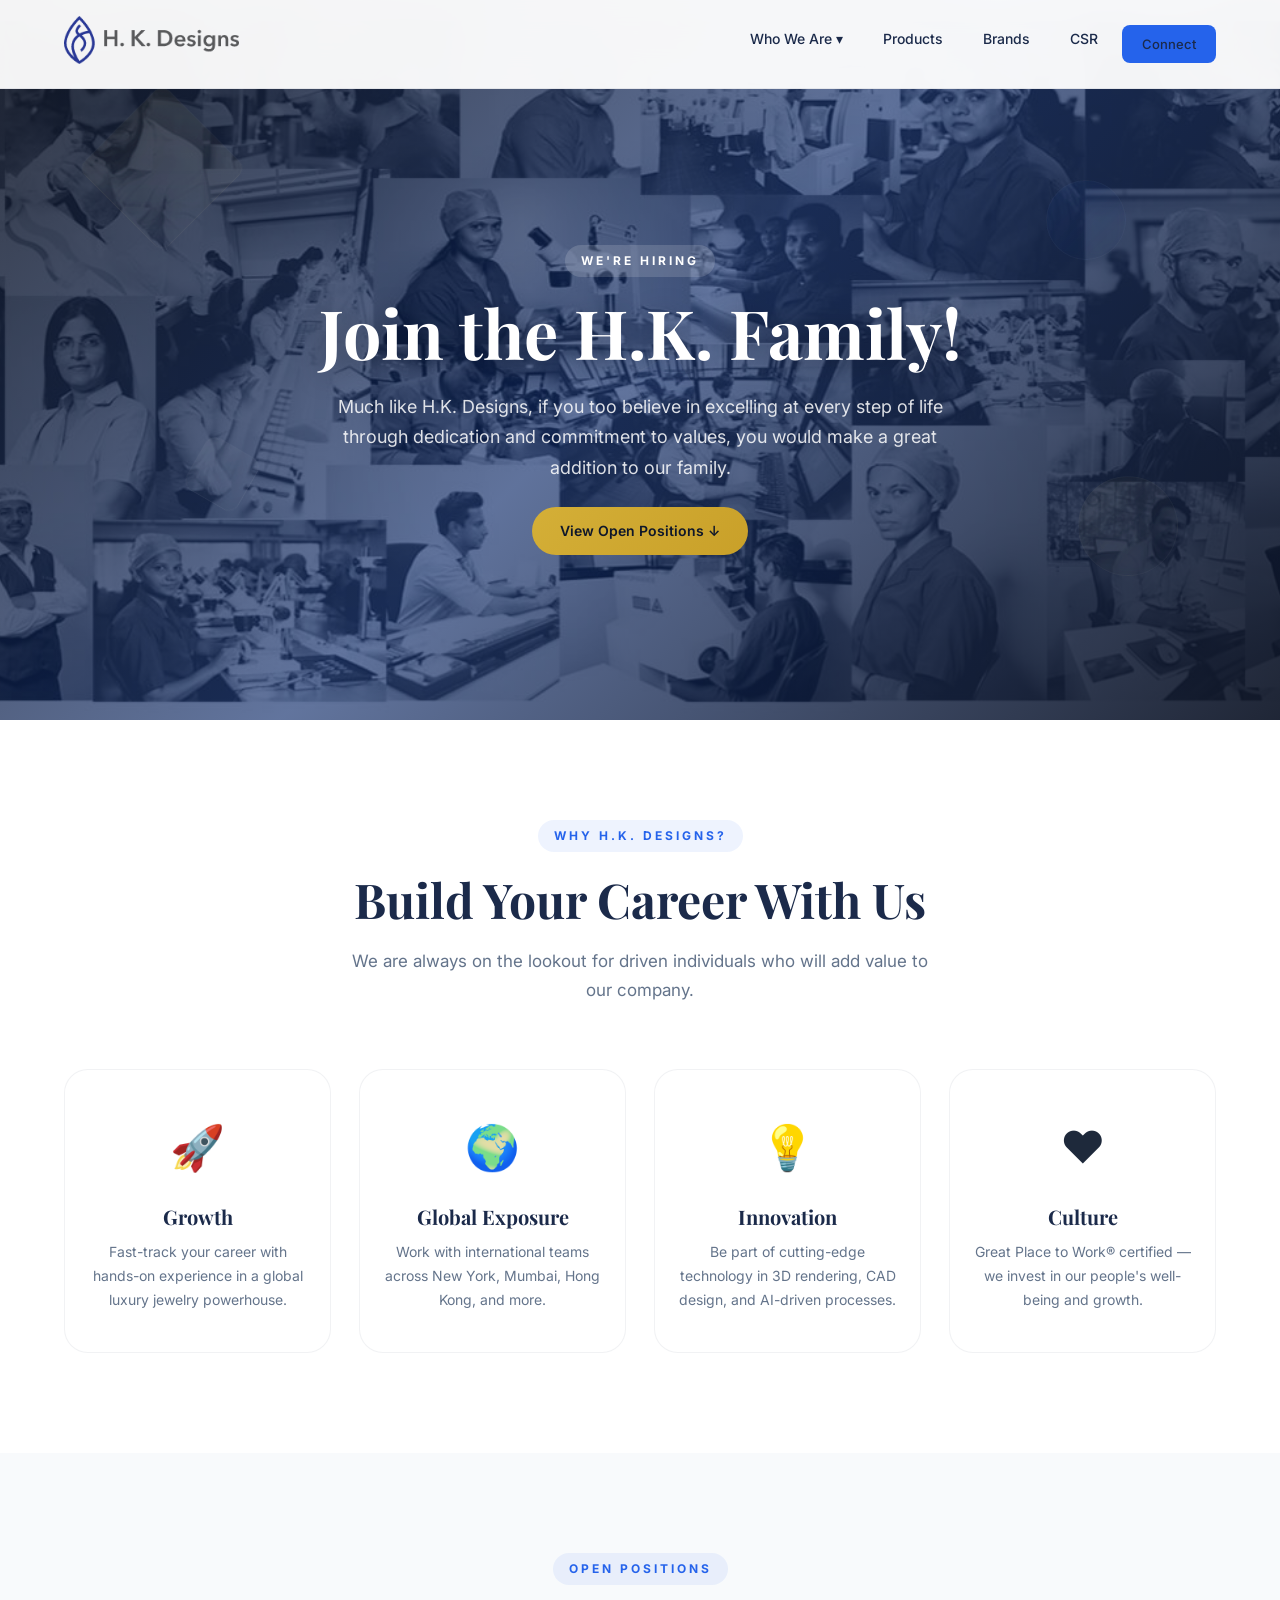
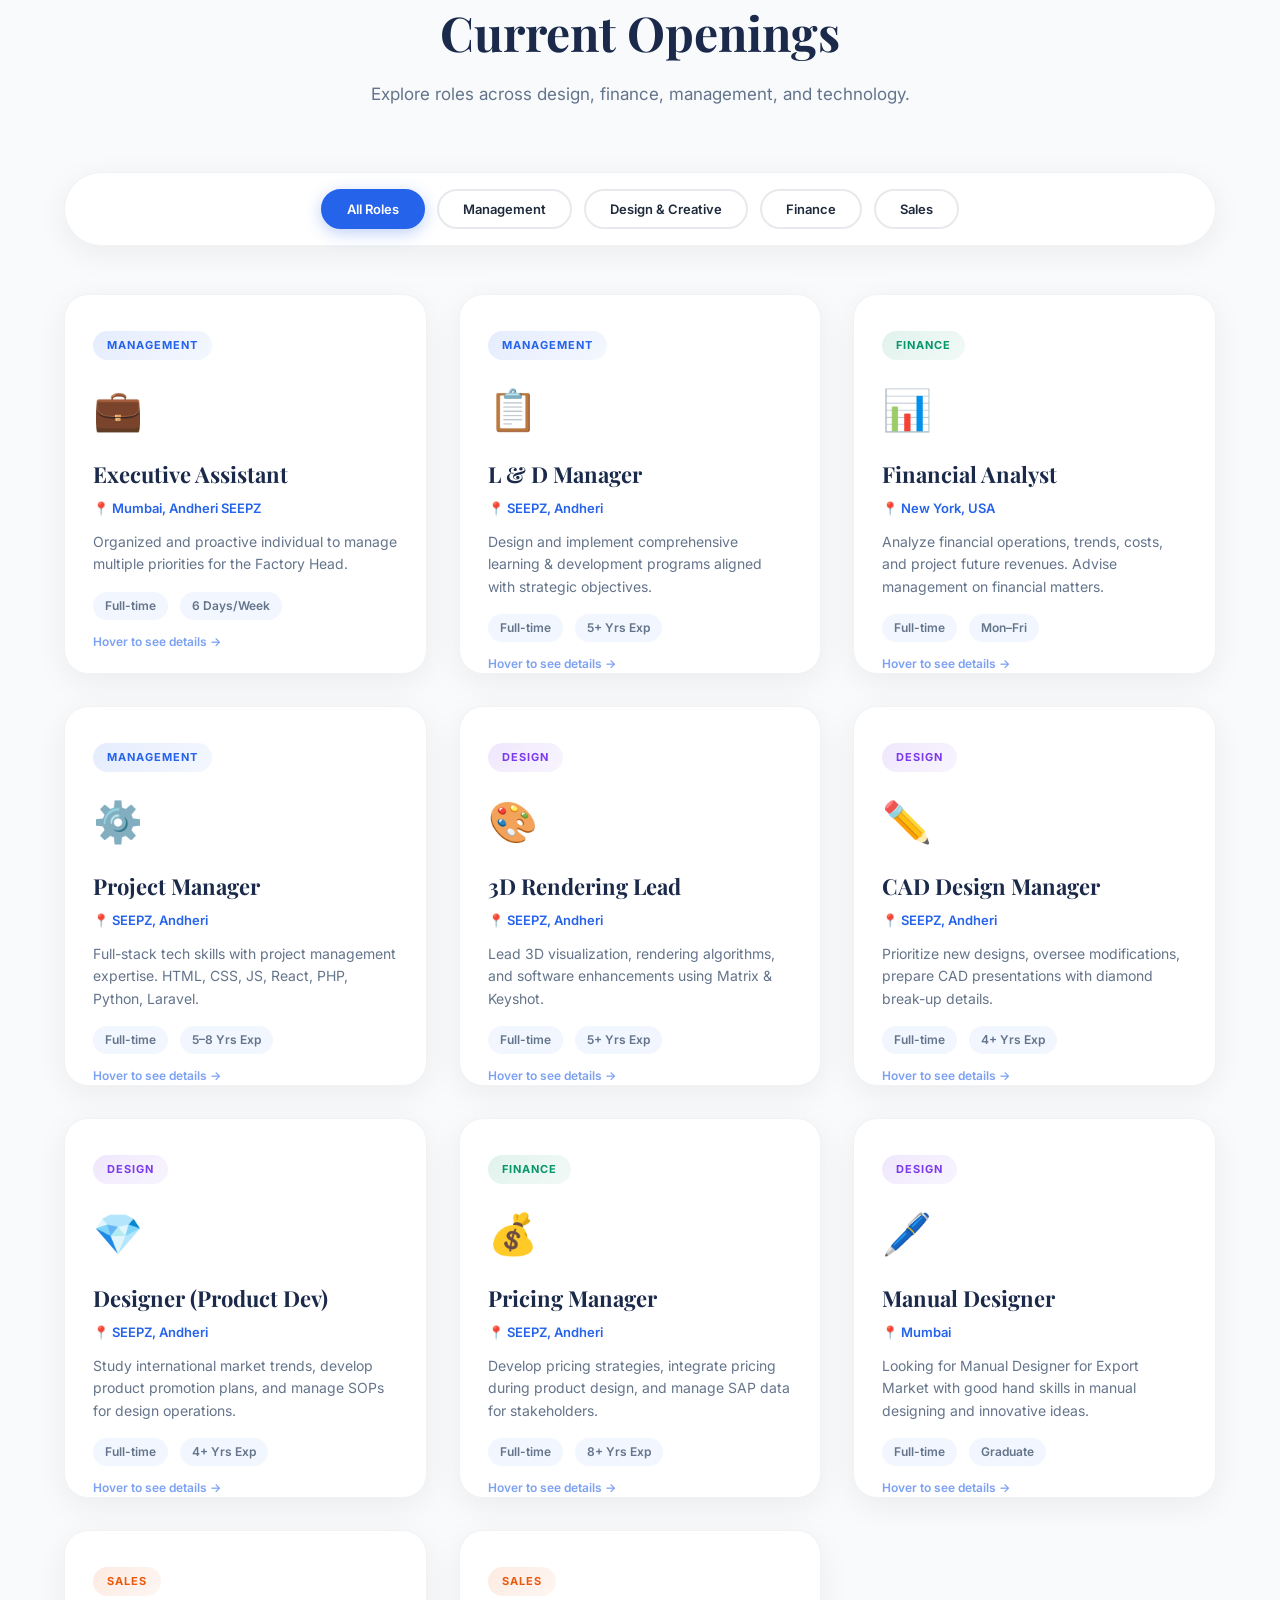
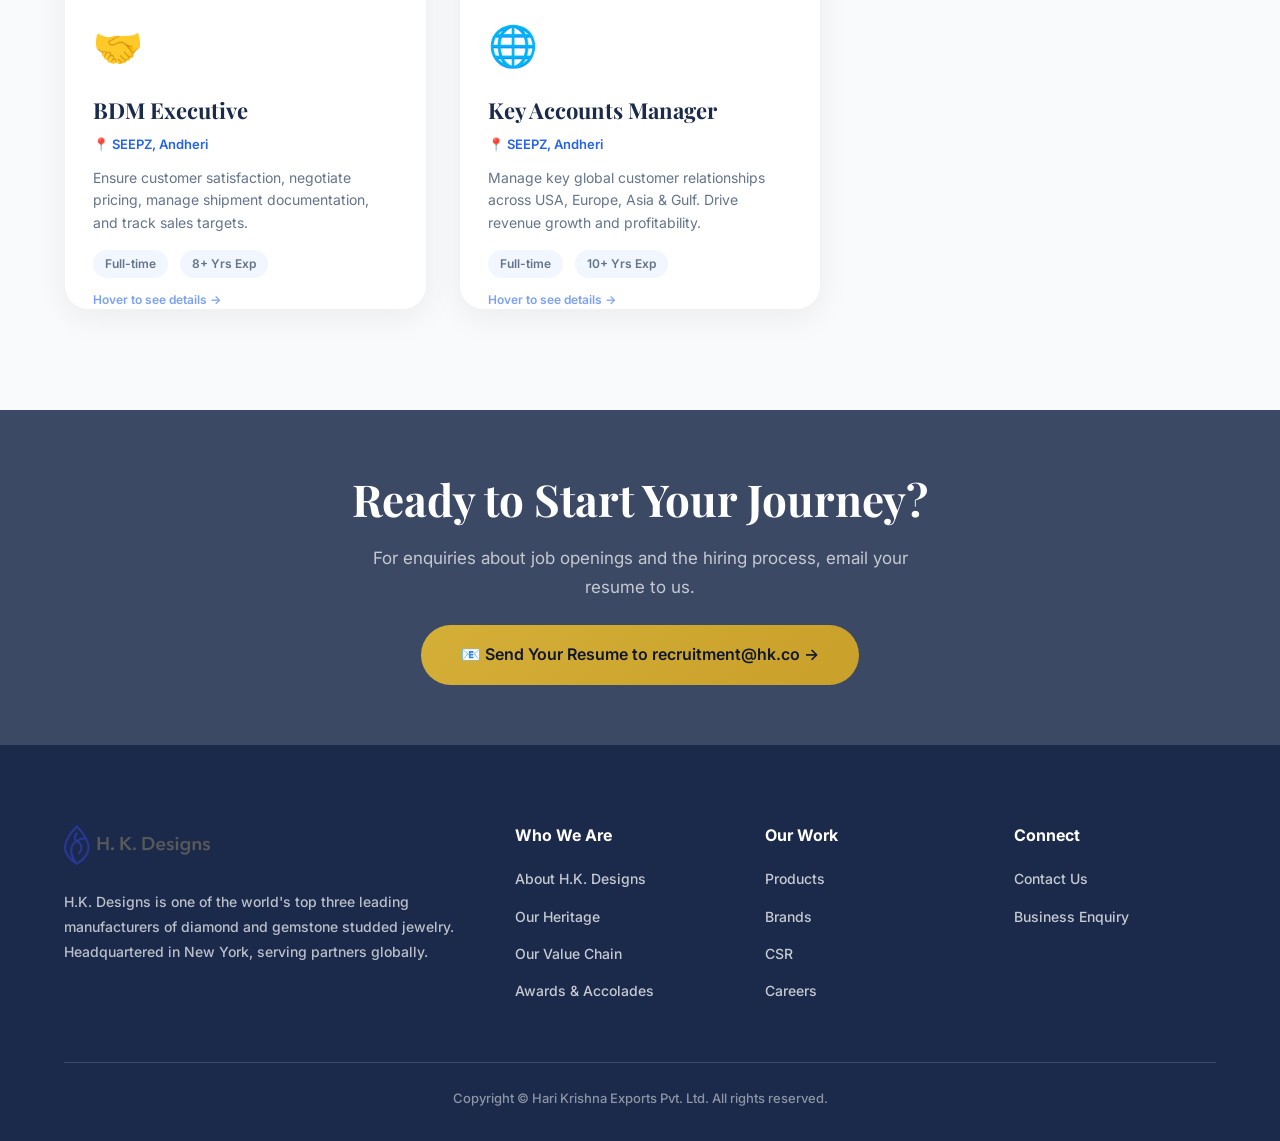
<file: careers.html>
<!DOCTYPE html>
<html lang="en">

<head>
  <meta charset="UTF-8">
  <meta name="viewport" content="width=device-width, initial-scale=1.0">
  <meta name="description"
    content="Join the H.K. Designs family — Explore exciting career opportunities in jewelry design, finance, management, 3D rendering, and more.">
  <title>Careers | H.K. Designs - Join Our Family</title>
  <link rel="stylesheet" href="styles.css?v=3">
  <link rel="icon" href="img/hk--logo.png">
</head>

<body>

  <!-- NAVBAR -->
  <nav class="navbar" id="navbar">
    <div class="nav-inner">
      <a href="index.html" class="nav-logo"><img src="img/hk--logo.png" alt="H.K. Designs"></a>
      <ul class="nav-links" id="navLinks">
        <li class="dropdown">
          <a href="#">Who We Are ▾</a>
          <ul class="dropdown-menu">
            <li><a href="about.html">About H.K. Designs</a></li>
            <li><a href="heritage.html">Our Heritage</a></li>
            <li><a href="value-chain.html">Our Value Chain</a></li>
          </ul>
        </li>
        <li><a href="products.html">Products</a></li>
        <li><a href="brands.html">Brands</a></li>
        <li><a href="csr.html">CSR</a></li>
        <li><a href="index.html#connect" class="btn btn-primary" style="padding:8px 20px;font-size:13px;">Connect</a>
        </li>
      </ul>
      <button class="hamburger" id="hamburger"><span></span><span></span><span></span></button>
    </div>
  </nav>

  <!-- HERO BANNER -->
  <section class="careers-hero" id="careers-hero">
    <div class="careers-hero-bg">
      <img src="img/careers/careers-banner.jpg" alt="Careers at H.K. Designs">
    </div>
    <div class="careers-hero-overlay"></div>
    <!-- Floating 3D geometric shapes -->
    <div class="careers-hero-shapes">
      <div class="floating-shape shape-1"></div>
      <div class="floating-shape shape-2"></div>
      <div class="floating-shape shape-3"></div>
      <div class="floating-shape shape-4"></div>
      <div class="floating-shape shape-5"></div>
    </div>
    <div class="careers-hero-content">
      <span class="section-label"
        style="background:rgba(255,255,255,0.15);color:#fff;backdrop-filter:blur(10px);">We're Hiring</span>
      <h1>Join the H.K. Family!</h1>
      <p>Much like H.K. Designs, if you too believe in excelling at every step of life through dedication and commitment
        to values, you would make a great addition to our family.</p>
      <a href="#openings" class="btn btn-gold" style="margin-top:24px;">View Open Positions ↓</a>
    </div>
  </section>

  <!-- CAREER STATS -->
  <section class="section" id="career-why">
    <div class="container">
      <div class="section-header reveal">
        <span class="section-label">Why H.K. Designs?</span>
        <h2>Build Your Career With Us</h2>
        <p>We are always on the lookout for driven individuals who will add value to our company.</p>
      </div>
      <div class="career-perks-grid">
        <div class="career-perk-card reveal" style="transition-delay:0.1s">
          <div class="career-perk-icon">🚀</div>
          <h3>Growth</h3>
          <p>Fast-track your career with hands-on experience in a global luxury jewelry powerhouse.</p>
        </div>
        <div class="career-perk-card reveal" style="transition-delay:0.2s">
          <div class="career-perk-icon">🌍</div>
          <h3>Global Exposure</h3>
          <p>Work with international teams across New York, Mumbai, Hong Kong, and more.</p>
        </div>
        <div class="career-perk-card reveal" style="transition-delay:0.3s">
          <div class="career-perk-icon">💡</div>
          <h3>Innovation</h3>
          <p>Be part of cutting-edge technology in 3D rendering, CAD design, and AI-driven processes.</p>
        </div>
        <div class="career-perk-card reveal" style="transition-delay:0.4s">
          <div class="career-perk-icon">❤️</div>
          <h3>Culture</h3>
          <p>Great Place to Work® certified — we invest in our people's well-being and growth.</p>
        </div>
      </div>
    </div>
  </section>

  <!-- JOB OPENINGS -->
  <section class="section section-dark" id="openings">
    <div class="container">
      <div class="section-header reveal">
        <span class="section-label">Open Positions</span>
        <h2>Current Openings</h2>
        <p>Explore roles across design, finance, management, and technology.</p>
      </div>

      <!-- Filter Tabs -->
      <div class="career-filter-bar reveal">
        <button class="career-filter-btn active" data-filter="all">All Roles</button>
        <button class="career-filter-btn" data-filter="management">Management</button>
        <button class="career-filter-btn" data-filter="design">Design & Creative</button>
        <button class="career-filter-btn" data-filter="finance">Finance</button>
        <button class="career-filter-btn" data-filter="sales">Sales</button>
      </div>

      <!-- Job Cards Grid -->
      <div class="career-cards-grid" id="careerGrid">

        <!-- Executive Assistant -->
        <div class="career-card reveal" data-category="management" style="transition-delay:0.1s">
          <div class="career-card-inner">
            <div class="career-card-front">
              <div class="career-card-tag tag-management">Management</div>
              <div class="career-card-emoji">💼</div>
              <h3>Executive Assistant</h3>
              <p class="career-card-location">📍 Mumbai, Andheri SEEPZ</p>
              <p class="career-card-snippet">Organized and proactive individual to manage multiple priorities for the
                Factory Head.</p>
              <div class="career-card-meta">
                <span>Full-time</span>
                <span>6 Days/Week</span>
              </div>
              <div class="career-card-flip-hint">Hover to see details →</div>
            </div>
            <div class="career-card-back">
              <h4>Requirements</h4>
              <ul>
                <li>Proven experience as an Executive Assistant</li>
                <li>MS Office Suite proficiency</li>
                <li>Excellent communication skills</li>
                <li>Strong organizational abilities</li>
              </ul>
              <a href="mailto:recruitment@hk.co?subject=Application: Executive Assistant"
                class="btn btn-primary career-apply-btn">Apply Now →</a>
            </div>
          </div>
        </div>

        <!-- L&D Manager -->
        <div class="career-card reveal" data-category="management" style="transition-delay:0.15s">
          <div class="career-card-inner">
            <div class="career-card-front">
              <div class="career-card-tag tag-management">Management</div>
              <div class="career-card-emoji">📋</div>
              <h3>L & D Manager</h3>
              <p class="career-card-location">📍 SEEPZ, Andheri</p>
              <p class="career-card-snippet">Design and implement comprehensive learning & development programs aligned
                with strategic objectives.</p>
              <div class="career-card-meta">
                <span>Full-time</span>
                <span>5+ Yrs Exp</span>
              </div>
              <div class="career-card-flip-hint">Hover to see details →</div>
            </div>
            <div class="career-card-back">
              <h4>Requirements</h4>
              <ul>
                <li>Graduate/Post Graduate in Management</li>
                <li>5 years of L&D experience</li>
                <li>Strategic thinker & passionate about employee growth</li>
                <li>Track record of impactful learning programs</li>
              </ul>
              <a href="mailto:recruitment@hk.co?subject=Application: L%26D Manager"
                class="btn btn-primary career-apply-btn">Apply Now →</a>
            </div>
          </div>
        </div>

        <!-- Financial Analyst -->
        <div class="career-card reveal" data-category="finance" style="transition-delay:0.2s">
          <div class="career-card-inner">
            <div class="career-card-front">
              <div class="career-card-tag tag-finance">Finance</div>
              <div class="career-card-emoji">📊</div>
              <h3>Financial Analyst</h3>
              <p class="career-card-location">📍 New York, USA</p>
              <p class="career-card-snippet">Analyze financial operations, trends, costs, and project future revenues.
                Advise management on financial matters.</p>
              <div class="career-card-meta">
                <span>Full-time</span>
                <span>Mon–Fri</span>
              </div>
              <div class="career-card-flip-hint">Hover to see details →</div>
            </div>
            <div class="career-card-back">
              <h4>Requirements</h4>
              <ul>
                <li>Bachelor's in Accounting/Commerce</li>
                <li>5+ years accounting experience</li>
                <li>Tax & investment strategy knowledge</li>
                <li>Jewelry industry experience preferred</li>
              </ul>
              <a href="mailto:David@hk.co?subject=Application: Financial Analyst"
                class="btn btn-primary career-apply-btn">Apply Now →</a>
            </div>
          </div>
        </div>

        <!-- Project Manager -->
        <div class="career-card reveal" data-category="management" style="transition-delay:0.25s">
          <div class="career-card-inner">
            <div class="career-card-front">
              <div class="career-card-tag tag-management">Management</div>
              <div class="career-card-emoji">⚙️</div>
              <h3>Project Manager</h3>
              <p class="career-card-location">📍 SEEPZ, Andheri</p>
              <p class="career-card-snippet">Full-stack tech skills with project management expertise. HTML, CSS, JS,
                React, PHP, Python, Laravel.</p>
              <div class="career-card-meta">
                <span>Full-time</span>
                <span>5–8 Yrs Exp</span>
              </div>
              <div class="career-card-flip-hint">Hover to see details →</div>
            </div>
            <div class="career-card-back">
              <h4>Requirements</h4>
              <ul>
                <li>Graduate with 5–8 years experience</li>
                <li>HTML, CSS, JS, ReactJS, PHP, Python</li>
                <li>Laravel, Workato, Adobe XD, Figma</li>
                <li>WordPress & Excel proficiency</li>
              </ul>
              <a href="mailto:recruitment@hk.co?subject=Application: Project Manager"
                class="btn btn-primary career-apply-btn">Apply Now →</a>
            </div>
          </div>
        </div>

        <!-- 3D Rendering -->
        <div class="career-card reveal" data-category="design" style="transition-delay:0.1s">
          <div class="career-card-inner">
            <div class="career-card-front">
              <div class="career-card-tag tag-design">Design</div>
              <div class="career-card-emoji">🎨</div>
              <h3>3D Rendering Lead</h3>
              <p class="career-card-location">📍 SEEPZ, Andheri</p>
              <p class="career-card-snippet">Lead 3D visualization, rendering algorithms, and software enhancements
                using Matrix & Keyshot.</p>
              <div class="career-card-meta">
                <span>Full-time</span>
                <span>5+ Yrs Exp</span>
              </div>
              <div class="career-card-flip-hint">Hover to see details →</div>
            </div>
            <div class="career-card-back">
              <h4>Requirements</h4>
              <ul>
                <li>UG/Graduation degree</li>
                <li>5+ years in 3D rendering</li>
                <li>Matrix & Keyshot expertise</li>
                <li>R&D in visualization techniques</li>
              </ul>
              <a href="mailto:recruitment@hk.co?subject=Application: 3D Rendering Lead"
                class="btn btn-primary career-apply-btn">Apply Now →</a>
            </div>
          </div>
        </div>

        <!-- CAD Design -->
        <div class="career-card reveal" data-category="design" style="transition-delay:0.15s">
          <div class="career-card-inner">
            <div class="career-card-front">
              <div class="career-card-tag tag-design">Design</div>
              <div class="career-card-emoji">✏️</div>
              <h3>CAD Design Manager</h3>
              <p class="career-card-location">📍 SEEPZ, Andheri</p>
              <p class="career-card-snippet">Prioritize new designs, oversee modifications, prepare CAD presentations
                with diamond break-up details.</p>
              <div class="career-card-meta">
                <span>Full-time</span>
                <span>4+ Yrs Exp</span>
              </div>
              <div class="career-card-flip-hint">Hover to see details →</div>
            </div>
            <div class="career-card-back">
              <h4>Requirements</h4>
              <ul>
                <li>UG/Graduation degree</li>
                <li>4+ years in CAD design</li>
                <li>Client spec adherence within deadlines</li>
                <li>Cross-departmental collaboration</li>
              </ul>
              <a href="mailto:recruitment@hk.co?subject=Application: CAD Design Manager"
                class="btn btn-primary career-apply-btn">Apply Now →</a>
            </div>
          </div>
        </div>

        <!-- Designer -->
        <div class="career-card reveal" data-category="design" style="transition-delay:0.2s">
          <div class="career-card-inner">
            <div class="career-card-front">
              <div class="career-card-tag tag-design">Design</div>
              <div class="career-card-emoji">💎</div>
              <h3>Designer (Product Dev)</h3>
              <p class="career-card-location">📍 SEEPZ, Andheri</p>
              <p class="career-card-snippet">Study international market trends, develop product promotion plans, and
                manage SOPs for design operations.</p>
              <div class="career-card-meta">
                <span>Full-time</span>
                <span>4+ Yrs Exp</span>
              </div>
              <div class="career-card-flip-hint">Hover to see details →</div>
            </div>
            <div class="career-card-back">
              <h4>Requirements</h4>
              <ul>
                <li>UG/Graduation degree</li>
                <li>4+ years product design experience</li>
                <li>Market trend analysis skills</li>
                <li>Quality control & SOP management</li>
              </ul>
              <a href="mailto:recruitment@hk.co?subject=Application: Designer"
                class="btn btn-primary career-apply-btn">Apply Now →</a>
            </div>
          </div>
        </div>

        <!-- Pricing -->
        <div class="career-card reveal" data-category="finance" style="transition-delay:0.25s">
          <div class="career-card-inner">
            <div class="career-card-front">
              <div class="career-card-tag tag-finance">Finance</div>
              <div class="career-card-emoji">💰</div>
              <h3>Pricing Manager</h3>
              <p class="career-card-location">📍 SEEPZ, Andheri</p>
              <p class="career-card-snippet">Develop pricing strategies, integrate pricing during product design, and
                manage SAP data for stakeholders.</p>
              <div class="career-card-meta">
                <span>Full-time</span>
                <span>8+ Yrs Exp</span>
              </div>
              <div class="career-card-flip-hint">Hover to see details →</div>
            </div>
            <div class="career-card-back">
              <h4>Requirements</h4>
              <ul>
                <li>UG/Graduation degree</li>
                <li>8+ years pricing experience</li>
                <li>SAP & financial analysis proficiency</li>
                <li>Team leadership & mentoring</li>
              </ul>
              <a href="mailto:recruitment@hk.co?subject=Application: Pricing Manager"
                class="btn btn-primary career-apply-btn">Apply Now →</a>
            </div>
          </div>
        </div>

        <!-- Manual Design -->
        <div class="career-card reveal" data-category="design" style="transition-delay:0.1s">
          <div class="career-card-inner">
            <div class="career-card-front">
              <div class="career-card-tag tag-design">Design</div>
              <div class="career-card-emoji">🖊️</div>
              <h3>Manual Designer</h3>
              <p class="career-card-location">📍 Mumbai</p>
              <p class="career-card-snippet">Looking for Manual Designer for Export Market with good hand skills in
                manual designing and innovative ideas.</p>
              <div class="career-card-meta">
                <span>Full-time</span>
                <span>Graduate</span>
              </div>
              <div class="career-card-flip-hint">Hover to see details →</div>
            </div>
            <div class="career-card-back">
              <h4>Requirements</h4>
              <ul>
                <li>Graduate in Jewelry Design</li>
                <li>Excellent hand-designing skills</li>
                <li>Export market experience preferred</li>
                <li>Creative and innovative mindset</li>
              </ul>
              <a href="mailto:recruitment@hk.co?subject=Application: Manual Designer"
                class="btn btn-primary career-apply-btn">Apply Now →</a>
            </div>
          </div>
        </div>

        <!-- BDM Executive -->
        <div class="career-card reveal" data-category="sales" style="transition-delay:0.15s">
          <div class="career-card-inner">
            <div class="career-card-front">
              <div class="career-card-tag tag-sales">Sales</div>
              <div class="career-card-emoji">🤝</div>
              <h3>BDM Executive</h3>
              <p class="career-card-location">📍 SEEPZ, Andheri</p>
              <p class="career-card-snippet">Ensure customer satisfaction, negotiate pricing, manage shipment
                documentation, and track sales targets.</p>
              <div class="career-card-meta">
                <span>Full-time</span>
                <span>8+ Yrs Exp</span>
              </div>
              <div class="career-card-flip-hint">Hover to see details →</div>
            </div>
            <div class="career-card-back">
              <h4>Requirements</h4>
              <ul>
                <li>UG/Graduation degree</li>
                <li>8+ years in business development</li>
                <li>Customer relationship management</li>
                <li>Sales operations & shipment management</li>
              </ul>
              <a href="mailto:recruitment@hk.co?subject=Application: BDM Executive"
                class="btn btn-primary career-apply-btn">Apply Now →</a>
            </div>
          </div>
        </div>

        <!-- Key Accounts Manager -->
        <div class="career-card reveal" data-category="sales" style="transition-delay:0.2s">
          <div class="career-card-inner">
            <div class="career-card-front">
              <div class="career-card-tag tag-sales">Sales</div>
              <div class="career-card-emoji">🌐</div>
              <h3>Key Accounts Manager</h3>
              <p class="career-card-location">📍 SEEPZ, Andheri</p>
              <p class="career-card-snippet">Manage key global customer relationships across USA, Europe, Asia &
                Gulf. Drive revenue growth and profitability.</p>
              <div class="career-card-meta">
                <span>Full-time</span>
                <span>10+ Yrs Exp</span>
              </div>
              <div class="career-card-flip-hint">Hover to see details →</div>
            </div>
            <div class="career-card-back">
              <h4>Requirements</h4>
              <ul>
                <li>Graduate / MBA</li>
                <li>10+ years in key account management</li>
                <li>Strong financial acumen & CRM</li>
                <li>Global client relationship expertise</li>
              </ul>
              <a href="mailto:recruitment@hk.co?subject=Application: Key Accounts Manager"
                class="btn btn-primary career-apply-btn">Apply Now →</a>
            </div>
          </div>
        </div>

      </div>
    </div>
  </section>

  <!-- APPLICATION CTA -->
  <section class="section section-collab" id="career-apply">
    <div class="container" style="text-align:center;">
      <div class="reveal">
        <h2 style="font-size:clamp(28px,4vw,44px);color:var(--white);margin-bottom:16px;">Ready to Start Your Journey?
        </h2>
        <p style="color:rgba(255,255,255,0.7);max-width:550px;margin:0 auto 24px;font-size:17px;">For enquiries about
          job openings and the hiring process, email your resume to us.</p>
        <a href="mailto:recruitment@hk.co" class="btn btn-gold" style="font-size:16px;padding:16px 40px;">📧 Send Your
          Resume to recruitment@hk.co →</a>
      </div>
    </div>
  </section>

  <!-- FOOTER -->
  <footer class="footer">
    <div class="container">
      <div class="footer-grid">
        <div class="footer-about">
          <img src="img/hk--logo.png" alt="HK Designs" style="height:40px;">
          <p>H.K. Designs is one of the world's top three leading manufacturers of diamond and gemstone studded jewelry.
            Headquartered in New York, serving partners globally.</p>
        </div>
        <div>
          <h4>Who We Are</h4>
          <ul class="footer-links">
            <li><a href="about.html">About H.K. Designs</a></li>
            <li><a href="heritage.html">Our Heritage</a></li>
            <li><a href="value-chain.html">Our Value Chain</a></li>
            <li><a href="index.html#awards">Awards & Accolades</a></li>
          </ul>
        </div>
        <div>
          <h4>Our Work</h4>
          <ul class="footer-links">
            <li><a href="products.html">Products</a></li>
            <li><a href="brands.html">Brands</a></li>
            <li><a href="csr.html">CSR</a></li>
            <li><a href="careers.html">Careers</a></li>
          </ul>
        </div>
        <div>
          <h4>Connect</h4>
          <ul class="footer-links">
            <li><a href="mailto:info@hkdesigns.co">Contact Us</a></li>
            <li><a href="mailto:info@hkdesigns.co">Business Enquiry</a></li>
          </ul>
        </div>
      </div>
      <div class="footer-bottom">Copyright © Hari Krishna Exports Pvt. Ltd. All rights reserved.</div>
    </div>
  </footer>

  <script src="script.js"></script>
  <script>
    // Career filter functionality
    document.addEventListener('DOMContentLoaded', () => {
      const filterBtns = document.querySelectorAll('.career-filter-btn');
      const cards = document.querySelectorAll('.career-card');

      filterBtns.forEach(btn => {
        btn.addEventListener('click', () => {
          filterBtns.forEach(b => b.classList.remove('active'));
          btn.classList.add('active');
          const filter = btn.dataset.filter;

          cards.forEach(card => {
            if (filter === 'all' || card.dataset.category === filter) {
              card.style.display = '';
              card.style.animation = 'cardFadeIn 0.5s ease forwards';
            } else {
              card.style.display = 'none';
            }
          });
        });
      });
    });
  </script>
</body>

</html>
</file>
<file: styles.css>
@import url('https://fonts.googleapis.com/css2?family=Playfair+Display:ital,wght@0,400;0,600;0,700;1,400&family=Inter:wght@300;400;500;600;700&display=swap');

:root {
  --navy: #1B2A4A;
  --blue: #2563EB;
  --blue-light: #3B82F6;
  --dark: #0F172A;
  --text: #1E293B;
  --text-light: #64748B;
  --white: #FFFFFF;
  --off-white: #F8FAFC;
  --gold: #D4AF37;
  --gold-light: #F5E6B8;
}

* {
  margin: 0;
  padding: 0;
  box-sizing: border-box;
}

html {
  scroll-behavior: smooth;
}

body {
  font-family: 'Inter', sans-serif;
  color: var(--text);
  background: var(--white);
  overflow-x: hidden;
  line-height: 1.7;
}

h1,
h2,
h3,
h4,
h5 {
  font-family: 'Playfair Display', serif;
  color: var(--navy);
  line-height: 1.3;
}

.container {
  max-width: 1200px;
  margin: 0 auto;
  padding: 0 24px;
}

/* ===== NAVBAR ===== */
.navbar {
  position: fixed;
  top: 0;
  left: 0;
  right: 0;
  z-index: 1000;
  padding: 16px 0;
  background: rgba(255, 255, 255, 0.95);
  backdrop-filter: blur(20px);
  border-bottom: 1px solid rgba(27, 42, 74, 0.08);
  transition: all 0.4s ease;
}

.navbar.scrolled {
  padding: 10px 0;
  box-shadow: 0 4px 30px rgba(0, 0, 0, 0.08);
}

.nav-inner {
  display: flex;
  align-items: center;
  justify-content: space-between;
  max-width: 1200px;
  margin: 0 auto;
  padding: 0 24px;
}

.nav-logo img {
  height: 48px;
  transition: transform 0.3s;
}

.nav-logo img:hover {
  transform: scale(1.05);
}

.nav-links {
  display: flex;
  gap: 8px;
  list-style: none;
}

.nav-links a {
  text-decoration: none;
  color: var(--navy);
  font-weight: 500;
  font-size: 14px;
  padding: 8px 16px;
  border-radius: 8px;
  transition: all 0.3s;
  position: relative;
}

.nav-links a:hover,
.nav-links a.active {
  color: var(--blue);
  background: rgba(37, 99, 235, 0.06);
}

.nav-links .dropdown {
  position: relative;
}

.nav-links .dropdown-menu {
  position: absolute;
  top: 100%;
  left: 0;
  min-width: 220px;
  background: var(--white);
  border-radius: 12px;
  padding: 8px;
  box-shadow: 0 20px 60px rgba(0, 0, 0, 0.12);
  opacity: 0;
  visibility: hidden;
  transform: translateY(10px);
  transition: all 0.3s;
  list-style: none;
}

.nav-links .dropdown:hover .dropdown-menu {
  opacity: 1;
  visibility: visible;
  transform: translateY(0);
}

.dropdown-menu a {
  display: block;
  padding: 10px 16px;
  border-radius: 8px;
  font-size: 13px;
}

.hamburger {
  display: none;
  flex-direction: column;
  gap: 5px;
  cursor: pointer;
  background: none;
  border: none;
  padding: 8px;
}

.hamburger span {
  width: 24px;
  height: 2px;
  background: var(--navy);
  transition: all 0.3s;
  border-radius: 2px;
}

/* ===== HERO SECTION ===== */
.hero {
  position: relative;
  min-height: 100vh;
  display: flex;
  align-items: center;
  justify-content: center;
  overflow: hidden;
  padding-top: 80px;
  background: #0a0e1a;
}

.hero-bg {
  position: absolute;
  inset: 0;
  z-index: 0;
}

/* Multi-layer cinematic reveal: land → buildings → people */
.hero-bg img,
.hero-bg video {
  width: 100%;
  height: 100%;
  object-fit: cover;
  animation: heroStage1 2s ease-out 0.5s forwards,
    heroStage2 2.5s ease-out 2.5s forwards,
    heroStage3 2s ease-out 5s forwards;
  clip-path: inset(100% 0 0 0);
  filter: brightness(0) saturate(0);
  transform: scale(1.2);
}

/* Stage 1: Ground/land appears from bottom */
@keyframes heroStage1 {
  0% {
    clip-path: inset(100% 0 0 0);
    filter: brightness(0) saturate(0);
    transform: scale(1.2);
  }

  100% {
    clip-path: inset(55% 0 0 0);
    filter: brightness(0.4) saturate(0.3);
    transform: scale(1.15);
  }
}

/* Stage 2: Buildings rise up */
@keyframes heroStage2 {
  0% {
    clip-path: inset(55% 0 0 0);
    filter: brightness(0.4) saturate(0.3);
    transform: scale(1.15);
  }

  60% {
    clip-path: inset(15% 0 0 0);
    filter: brightness(0.7) saturate(0.6);
    transform: scale(1.08);
  }

  100% {
    clip-path: inset(0% 0 0 0);
    filter: brightness(0.85) saturate(0.8);
    transform: scale(1.04);
  }
}

/* Stage 3: Full color reveal — people & togetherness */
@keyframes heroStage3 {
  0% {
    filter: brightness(0.85) saturate(0.8);
    transform: scale(1.04);
  }

  100% {
    filter: brightness(1) saturate(1);
    transform: scale(1);
  }
}

.hero-overlay {
  position: absolute;
  inset: 0;
  z-index: 1;
  background: linear-gradient(180deg, rgba(15, 23, 42, 0.2) 0%, rgba(15, 23, 42, 0.5) 50%, rgba(15, 23, 42, 0.85) 100%);
  animation: overlayFade 7s ease forwards;
}

@keyframes overlayFade {
  0% {
    background: linear-gradient(180deg, rgba(10, 14, 26, 1) 0%, rgba(10, 14, 26, 1) 100%);
  }

  30% {
    background: linear-gradient(180deg, rgba(10, 14, 26, 0.8) 0%, rgba(10, 14, 26, 0.9) 100%);
  }

  100% {
    background: linear-gradient(180deg, rgba(15, 23, 42, 0.2) 0%, rgba(15, 23, 42, 0.5) 50%, rgba(15, 23, 42, 0.85) 100%);
  }
}

.hero-content {
  position: relative;
  z-index: 2;
  text-align: center;
  max-width: 900px;
  padding: 40px 24px;
}

.hero-content h1 {
  font-size: clamp(28px, 5vw, 56px);
  color: var(--white);
  margin-bottom: 24px;
  opacity: 0;
  animation: fadeSlideUp 1.2s ease 6s forwards;
}

.hero-quote {
  font-family: 'Playfair Display', serif;
  font-style: italic;
  font-size: clamp(18px, 3vw, 28px);
  color: var(--gold-light);
  line-height: 1.6;
  opacity: 0;
  animation: fadeSlideUp 1.2s ease 6.8s forwards;
  max-width: 750px;
  margin: 0 auto 32px;
}

.hero-quote span {
  background: linear-gradient(90deg, var(--gold), var(--gold-light), var(--gold));
  -webkit-background-clip: text;
  -webkit-text-fill-color: transparent;
  background-clip: text;
}

.hero-cta {
  display: inline-flex;
  align-items: center;
  gap: 8px;
  padding: 14px 36px;
  border-radius: 50px;
  font-weight: 600;
  text-decoration: none;
  font-size: 15px;
  transition: all 0.4s;
  background: var(--blue);
  color: var(--white);
  opacity: 0;
  animation: fadeSlideUp 1s ease 7.5s forwards;
}

.hero-cta:hover {
  background: var(--navy);
  transform: translateY(-2px);
  box-shadow: 0 8px 30px rgba(37, 99, 235, 0.3);
}

/* Stage label overlay */
.hero-stage-label {
  position: absolute;
  bottom: 20%;
  left: 50%;
  transform: translateX(-50%);
  z-index: 3;
  font-family: 'Playfair Display', serif;
  font-size: 18px;
  color: rgba(255, 255, 255, 0.7);
  letter-spacing: 4px;
  text-transform: uppercase;
  opacity: 0;
}

.hero-stage-label.s1 {
  animation: stageLabelShow 2s ease 0.8s forwards;
}

.hero-stage-label.s2 {
  animation: stageLabelShow 2.5s ease 2.8s forwards;
}

.hero-stage-label.s3 {
  animation: stageLabelShow 2s ease 5.2s forwards;
}

@keyframes stageLabelShow {
  0% {
    opacity: 0;
    transform: translateX(-50%) translateY(20px);
  }

  20% {
    opacity: 0.8;
    transform: translateX(-50%) translateY(0);
  }

  80% {
    opacity: 0.8;
    transform: translateX(-50%) translateY(0);
  }

  100% {
    opacity: 0;
    transform: translateX(-50%) translateY(-20px);
  }
}

/* ===== BUILDING ANIMATION PARTICLES ===== */
.hero-particles {
  position: absolute;
  inset: 0;
  z-index: 1;
  pointer-events: none;
  overflow: hidden;
}

.particle {
  position: absolute;
  border-radius: 50%;
  background: rgba(212, 175, 55, 0.6);
  animation: particleFloat 6s ease-in-out infinite;
}

@keyframes particleFloat {

  0%,
  100% {
    transform: translateY(0) scale(1);
    opacity: 0.6;
  }

  50% {
    transform: translateY(-40px) scale(1.5);
    opacity: 1;
  }
}

/* ===== SCROLL ANIMATIONS ===== */
.reveal {
  opacity: 0;
  transform: translateY(40px);
  transition: opacity 0.8s ease, transform 0.8s ease;
}

.reveal.active {
  opacity: 1;
  transform: translateY(0);
}

.reveal-left {
  opacity: 0;
  transform: translateX(-60px);
  transition: all 0.8s ease;
}

.reveal-left.active {
  opacity: 1;
  transform: translateX(0);
}

.reveal-right {
  opacity: 0;
  transform: translateX(60px);
  transition: all 0.8s ease;
}

.reveal-right.active {
  opacity: 1;
  transform: translateX(0);
}

.reveal-scale {
  opacity: 0;
  transform: scale(0.85);
  transition: all 0.8s ease;
}

.reveal-scale.active {
  opacity: 1;
  transform: scale(1);
}

@keyframes fadeSlideUp {
  to {
    opacity: 1;
    transform: translateY(0);
  }
}

/* ===== SECTION STYLES ===== */
.section {
  padding: 100px 0;
}

.section-dark {
  background: var(--off-white);
}

.section-navy {
  background: var(--navy);
}

.section-collab {
  background: rgba(27, 42, 74, 0.85); /* Slightly lighter / low shaded navy */
  padding: 60px 0; /* Thinner padding */
}

.section-navy h2,
.section-navy h3,
.section-navy p,
.section-collab h2,
.section-collab h3,
.section-collab p {
  color: var(--white);
}

.section-header {
  text-align: center;
  margin-bottom: 64px;
}

.section-header h2 {
  font-size: clamp(28px, 4vw, 48px);
  margin-bottom: 16px;
}

.section-header p {
  font-size: 17px;
  color: var(--text-light);
  max-width: 600px;
  margin: 0 auto;
}

.section-label {
  display: inline-block;
  font-size: 12px;
  font-weight: 700;
  letter-spacing: 3px;
  text-transform: uppercase;
  color: var(--blue);
  margin-bottom: 16px;
  padding: 6px 16px;
  background: rgba(37, 99, 235, 0.08);
  border-radius: 50px;
}

/* ===== STATS ===== */
.stats-grid {
  display: grid;
  grid-template-columns: repeat(auto-fit, minmax(220px, 1fr));
  gap: 32px;
  margin-top: 48px;
}

.stat-card {
  text-align: center;
  padding: 40px 24px;
  border-radius: 16px;
  background: var(--white);
  border: 1px solid rgba(27, 42, 74, 0.08);
  transition: all 0.4s;
  position: relative;
  overflow: hidden;
}

.stat-card:hover {
  transform: translateY(-8px);
  box-shadow: 0 20px 60px rgba(0, 0, 0, 0.08);
  border-color: var(--blue);
}

.stat-card::before {
  content: '';
  position: absolute;
  top: 0;
  left: 0;
  right: 0;
  height: 3px;
  background: linear-gradient(90deg, var(--blue), var(--gold));
  transform: scaleX(0);
  transition: transform 0.4s;
  transform-origin: left;
}

.stat-card:hover::before {
  transform: scaleX(1);
}

.stat-number {
  font-family: 'Playfair Display', serif;
  font-size: 42px;
  color: var(--blue);
  font-weight: 700;
}

.stat-label {
  font-size: 14px;
  color: var(--text-light);
  margin-top: 8px;
  font-weight: 500;
}

/* ===== FEATURE CARDS ===== */
.features-grid {
  display: grid;
  grid-template-columns: repeat(auto-fit, minmax(320px, 1fr));
  gap: 32px;
}

.feature-card {
  padding: 40px;
  border-radius: 20px;
  background: var(--white);
  border: 1px solid rgba(27, 42, 74, 0.06);
  transition: all 0.4s;
  position: relative;
  overflow: hidden;
}

.feature-card:hover {
  transform: translateY(-6px);
  box-shadow: 0 24px 64px rgba(0, 0, 0, 0.08);
}

.feature-icon {
  width: 56px;
  height: 56px;
  border-radius: 14px;
  display: flex;
  align-items: center;
  justify-content: center;
  font-size: 24px;
  background: linear-gradient(135deg, rgba(37, 99, 235, 0.1), rgba(37, 99, 235, 0.05));
  margin-bottom: 20px;
}

.feature-card h3 {
  font-size: 22px;
  margin-bottom: 12px;
}

.feature-card p {
  font-size: 15px;
  color: var(--text-light);
  line-height: 1.7;
}

/* ===== IMAGE CARDS ===== */
.img-card {
  border-radius: 20px;
  overflow: hidden;
  position: relative;
  aspect-ratio: 4/3;
  cursor: pointer;
}

.img-card img {
  width: 100%;
  height: 100%;
  object-fit: cover;
  transition: transform 0.6s;
}

.img-card:hover img {
  transform: scale(1.08);
}

.img-card-overlay {
  position: absolute;
  inset: 0;
  background: linear-gradient(180deg, transparent 40%, rgba(15, 23, 42, 0.8) 100%);
  display: flex;
  align-items: flex-end;
  padding: 24px;
  transition: all 0.4s;
}

.img-card-overlay h3 {
  color: var(--white);
  font-size: 20px;
}

/* ===== AWARDS ===== */
.awards-counter {
  text-align: center;
  padding: 80px 24px;
  background: linear-gradient(135deg, var(--navy), #0F172A);
  border-radius: 24px;
  position: relative;
  overflow: hidden;
}

.awards-counter::before {
  content: '';
  position: absolute;
  inset: 0;
  background: radial-gradient(circle at 30% 50%, rgba(37, 99, 235, 0.15) 0%, transparent 60%);
}

.awards-number {
  font-family: 'Playfair Display', serif;
  font-size: clamp(60px, 10vw, 120px);
  background: linear-gradient(135deg, var(--gold), var(--gold-light));
  -webkit-background-clip: text;
  -webkit-text-fill-color: transparent;
  background-clip: text;
  font-weight: 700;
  line-height: 1;
}

.awards-text {
  color: rgba(255, 255, 255, 0.8);
  font-size: 20px;
  margin-top: 8px;
}

.awards-sub {
  color: rgba(255, 255, 255, 0.5);
  font-size: 16px;
  margin-top: 4px;
}

/* ===== DIAMOND ANIMATION ===== */
.diamond-showcase {
  position: relative;
  padding: 80px 0;
  text-align: center;
  overflow: hidden;
}

.diamond-ring-anim {
  position: relative;
  width: 360px;
  height: 360px;
  margin: 40px auto;
}

.diamond-ring-anim img {
  width: 100%;
  height: 100%;
  object-fit: contain;
  animation: floatGlow 4s ease-in-out infinite;
}

@keyframes floatGlow {

  0%,
  100% {
    transform: translateY(0) rotate(0deg);
    filter: drop-shadow(0 0 20px rgba(212, 175, 55, 0.3));
  }

  50% {
    transform: translateY(-16px) rotate(2deg);
    filter: drop-shadow(0 0 40px rgba(212, 175, 55, 0.5));
  }
}

.sparkle {
  position: absolute;
  width: 6px;
  height: 6px;
  background: var(--gold);
  border-radius: 50%;
  animation: sparkle 2s ease-in-out infinite;
}

@keyframes sparkle {

  0%,
  100% {
    opacity: 0;
    transform: scale(0);
  }

  50% {
    opacity: 1;
    transform: scale(1);
  }
}

/* ===== BRAND TIMELINE (DIAMOND DOTS) ===== */
.brand-timeline {
  position: relative;
  max-width: 800px;
  margin: 0 auto;
}

.brand-timeline::before {
  content: '';
  position: absolute;
  left: 50%;
  top: 0;
  bottom: 0;
  width: 2px;
  background: linear-gradient(180deg, var(--blue), var(--gold));
  transform: translateX(-50%);
}

.brand-timeline-item {
  display: flex;
  align-items: flex-start;
  margin-bottom: 48px;
  position: relative;
}

.brand-timeline-item:nth-child(odd) {
  flex-direction: row-reverse;
  text-align: right;
}

.brand-timeline-dot {
  position: absolute;
  left: 50%;
  top: 8px;
  transform: translateX(-50%) rotate(45deg);
  width: 14px;
  height: 14px;
  background: var(--white);
  border: 2px solid var(--blue);
  z-index: 1;
}

.brand-timeline-moving-diamond {
  position: absolute;
  left: 50%;
  top: 0;
  width: 50px;
  height: 50px;
  transform: translateX(-50%);
  background: rgba(255, 255, 255, 0.4);
  border: 2px solid rgba(255, 255, 255, 0.8);
  box-shadow: 0 0 15px rgba(255, 255, 255, 0.6), inset 0 0 10px rgba(255, 255, 255, 0.8);
  backdrop-filter: blur(4px);
  border-radius: 4px;
  z-index: 2;
  animation: rotateDiamond360 4s linear infinite;
  pointer-events: none;
  transition: top 0.1s ease-out;
}

.brand-timeline-moving-diamond img {
  width: 100%;
  height: 100%;
  object-fit: contain;
  opacity: 0.9;
}

@keyframes rotateDiamond360 {
  from {
    transform: translateX(-50%) rotate(0deg);
  }

  to {
    transform: translateX(-50%) rotate(360deg);
  }
}

.brand-timeline-content {
  width: 45%;
  padding: 24px;
  background: var(--white);
  border-radius: 16px;
  border: 1px solid rgba(27, 42, 74, 0.08);
  transition: all 0.4s;
}

.brand-timeline-content:hover {
  box-shadow: 0 12px 40px rgba(0, 0, 0, 0.08);
  transform: translateY(-4px);
}

.brand-timeline-year {
  font-family: 'Playfair Display', serif;
  font-size: 28px;
  color: var(--blue);
  font-weight: 700;
}

.brand-timeline-text {
  font-size: 14px;
  color: var(--text-light);
  margin-top: 8px;
}

@media (max-width: 768px) {
  .brand-timeline::before {
    left: 20px;
  }

  .brand-timeline-item,
  .brand-timeline-item:nth-child(odd) {
    flex-direction: column;
    text-align: left;
    padding-left: 50px;
  }

  .brand-timeline-dot {
    left: 20px;
  }

  .brand-timeline-moving-diamond {
    left: 20px;
    animation: rotateDiamond360Mobile 4s linear infinite;
  }

  @keyframes rotateDiamond360Mobile {
    from {
      transform: translateX(-50%) rotate(0deg);
    }

    to {
      transform: translateX(-50%) rotate(360deg);
    }
  }
}

/* ===== TIMELINE ===== */
.timeline {
  position: relative;
  max-width: 800px;
  margin: 0 auto;
}

.timeline::before {
  content: '';
  position: absolute;
  left: 50%;
  top: 0;
  bottom: 0;
  width: 2px;
  background: linear-gradient(180deg, var(--blue), var(--gold));
  transform: translateX(-50%);
}

.timeline-item {
  display: flex;
  align-items: flex-start;
  margin-bottom: 48px;
  position: relative;
}

.timeline-item:nth-child(odd) {
  flex-direction: row-reverse;
  text-align: right;
}

.timeline-dot {
  position: absolute;
  left: 50%;
  top: 8px;
  transform: translateX(-50%);
  width: 16px;
  height: 16px;
  border-radius: 50%;
  background: var(--blue);
  border: 3px solid var(--white);
  box-shadow: 0 0 0 3px var(--blue);
  z-index: 1;
}

.timeline-content {
  width: 45%;
  padding: 24px;
  background: var(--white);
  border-radius: 16px;
  border: 1px solid rgba(27, 42, 74, 0.08);
  transition: all 0.4s;
}

.timeline-content:hover {
  box-shadow: 0 12px 40px rgba(0, 0, 0, 0.08);
  transform: translateY(-4px);
}

.timeline-year {
  font-family: 'Playfair Display', serif;
  font-size: 28px;
  color: var(--blue);
  font-weight: 700;
}

.timeline-text {
  font-size: 14px;
  color: var(--text-light);
  margin-top: 8px;
}

/* ===== BRANDS GRID ===== */
.brands-grid {
  display: grid;
  grid-template-columns: repeat(auto-fit, minmax(340px, 1fr));
  gap: 32px;
}

.brand-card {
  padding: 40px;
  border-radius: 20px;
  background: var(--white);
  border: 1px solid rgba(27, 42, 74, 0.06);
  transition: all 0.5s;
  position: relative;
  overflow: hidden;
}

.brand-card::after {
  content: '';
  position: absolute;
  bottom: 0;
  left: 0;
  right: 0;
  height: 4px;
  background: linear-gradient(90deg, var(--blue), var(--gold));
  transform: scaleX(0);
  transition: transform 0.4s;
  transform-origin: left;
}

.brand-card:hover {
  transform: translateY(-8px);
  box-shadow: 0 24px 64px rgba(0, 0, 0, 0.1);
}

.brand-card:hover::after {
  transform: scaleX(1);
}

.brand-card h3 {
  font-size: 24px;
  margin-bottom: 8px;
  color: var(--navy);
}

.brand-tagline {
  font-style: italic;
  color: var(--blue);
  font-size: 14px;
  margin-bottom: 16px;
  font-weight: 500;
}

.brand-card p {
  font-size: 14px;
  color: var(--text-light);
  line-height: 1.7;
}

/* ===== VALUE CHAIN ===== */
.chain-steps {
  display: flex;
  flex-direction: column;
  gap: 0;
  position: relative;
}

.chain-step {
  display: grid;
  grid-template-columns: 1fr 80px 1fr;
  align-items: center;
  min-height: 200px;
}

.chain-step:nth-child(even) .chain-text {
  order: 3;
  text-align: left;
}

.chain-step:nth-child(even) .chain-visual {
  order: 1;
}

.chain-num {
  width: 60px;
  height: 60px;
  border-radius: 50%;
  display: flex;
  align-items: center;
  justify-content: center;
  margin: 0 auto;
  background: var(--blue);
  color: var(--white);
  font-weight: 700;
  font-size: 20px;
  font-family: 'Playfair Display', serif;
  position: relative;
  z-index: 1;
}

.chain-text h3 {
  font-size: 22px;
  margin-bottom: 8px;
}

.chain-text p {
  font-size: 14px;
  color: var(--text-light);
}

/* ===== VIDEO TRIO GRID ===== */
.video-trio-grid {
  display: grid;
  grid-template-columns: repeat(3, 1fr);
  gap: 24px;
  margin-bottom: 48px;
}

.video-card {
  border-radius: 20px;
  overflow: hidden;
  position: relative;
  box-shadow: 0 10px 30px rgba(27, 42, 74, 0.1);
  background: var(--white);
  border: 1px solid rgba(27, 42, 74, 0.06);
  aspect-ratio: 4/5;
}

.video-card video {
  width: 100%;
  height: 100%;
  object-fit: cover;
  transition: transform 0.6s;
}

.video-card:hover video {
  transform: scale(1.05);
}

@media (max-width: 768px) {
  .video-trio-grid {
    grid-template-columns: 1fr;
  }
}

/* ===== PRODUCTS GRID ===== */
.products-grid {
  display: grid;
  grid-template-columns: repeat(auto-fit, minmax(280px, 1fr));
  gap: 24px;
}

.product-card {
  border-radius: 20px;
  overflow: hidden;
  background: var(--white);
  border: 1px solid rgba(27, 42, 74, 0.06);
  transition: all 0.5s;
  perspective: 800px;
}

.product-card:hover {
  transform: translateY(-8px);
  box-shadow: 0 24px 64px rgba(0, 0, 0, 0.1);
}

.product-img {
  aspect-ratio: 1;
  overflow: hidden;
  position: relative;
  perspective: 600px;
}

.product-img img {
  width: 100%;
  height: 100%;
  object-fit: cover;
  transition: transform 0.6s;
}

.product-card:hover .product-img img {
  transform: scale(1.1) rotate(1deg);
}

.product-info {
  padding: 24px;
}

.product-info h3 {
  font-size: 18px;
  margin-bottom: 8px;
}

.product-info p {
  font-size: 13px;
  color: var(--text-light);
}

/* 3D Product Showcase Cards */
.product-3d-grid {
  display: grid;
  grid-template-columns: repeat(auto-fit, minmax(300px, 1fr));
  gap: 40px;
}

.product-3d-card {
  perspective: 1000px;
  text-align: center;
}

.product-3d-inner {
  position: relative;
  border-radius: 24px;
  overflow: hidden;
  background: var(--white);
  border: 1px solid rgba(27, 42, 74, 0.06);
  transition: all 0.6s cubic-bezier(0.23, 1, 0.32, 1);
  transform-style: preserve-3d;
}

.product-3d-card:hover .product-3d-inner {
  transform: rotateY(8deg) rotateX(5deg);
  box-shadow: -20px 20px 60px rgba(27, 42, 74, 0.15);
}

.product-3d-card:nth-child(even):hover .product-3d-inner {
  transform: rotateY(-8deg) rotateX(5deg);
  box-shadow: 20px 20px 60px rgba(27, 42, 74, 0.15);
}

.product-3d-img {
  aspect-ratio: 1;
  overflow: hidden;
  position: relative;
  background: linear-gradient(135deg, #f8f9ff, #eef1f8);
}

.product-3d-img img {
  width: 80%;
  height: 80%;
  object-fit: contain;
  position: absolute;
  top: 10%;
  left: 10%;
  transition: transform 0.8s cubic-bezier(0.23, 1, 0.32, 1);
  filter: drop-shadow(0 10px 30px rgba(0, 0, 0, 0.15));
}

.product-3d-card:hover .product-3d-img img {
  transform: scale(1.12) rotateY(15deg);
}

.product-3d-card:nth-child(even):hover .product-3d-img img {
  transform: scale(1.12) rotateY(-15deg);
}

/* Continuous spin variant */
.product-3d-img.spin img {
  animation: gentleSpin 8s ease-in-out infinite;
}

@keyframes gentleSpin {
  0% {
    transform: rotateY(0deg);
  }

  25% {
    transform: rotateY(15deg) scale(1.03);
  }

  50% {
    transform: rotateY(0deg);
  }

  75% {
    transform: rotateY(-15deg) scale(1.03);
  }

  100% {
    transform: rotateY(0deg);
  }
}

/* Float variant */
.product-3d-img.float img {
  animation: floatProduct 5s ease-in-out infinite;
}

@keyframes floatProduct {

  0%,
  100% {
    transform: translateY(0) rotateZ(0deg);
  }

  50% {
    transform: translateY(-12px) rotateZ(2deg);
  }
}

.product-3d-info {
  padding: 28px;
}

.product-3d-info h3 {
  font-size: 20px;
  margin-bottom: 8px;
}

.product-3d-info p {
  font-size: 14px;
  color: var(--text-light);
  line-height: 1.6;
}

.product-3d-badge {
  display: inline-block;
  margin-top: 12px;
  padding: 4px 14px;
  border-radius: 50px;
  font-size: 11px;
  font-weight: 700;
  letter-spacing: 1px;
  text-transform: uppercase;
}

.badge-new {
  background: rgba(37, 99, 235, 0.1);
  color: var(--blue);
}

.badge-popular {
  background: rgba(212, 175, 55, 0.15);
  color: #B8960C;
}

.badge-exclusive {
  background: rgba(27, 42, 74, 0.08);
  color: var(--navy);
}

/* Hero product spotlight */
.product-spotlight {
  display: grid;
  grid-template-columns: 1fr 1fr;
  gap: 64px;
  align-items: center;
  perspective: 1200px;
}

.product-spotlight-img {
  position: relative;
  perspective: 800px;
}

.product-spotlight-img img {
  width: 100%;
  border-radius: 24px;
  filter: drop-shadow(0 20px 50px rgba(0, 0, 0, 0.2));
  transition: transform 0.8s cubic-bezier(0.23, 1, 0.32, 1);
}

.product-spotlight-img:hover img {
  transform: rotateY(12deg) rotateX(5deg) scale(1.05);
}

.product-spotlight-img .sparkle-ring {
  position: absolute;
  inset: -20px;
  border: 2px dashed rgba(212, 175, 55, 0.3);
  border-radius: 50%;
  animation: spinRing 20s linear infinite;
}

@keyframes spinRing {
  to {
    transform: rotate(360deg);
  }
}

/* ===== CERTIFICATIONS ===== */
.cert-grid {
  display: flex;
  flex-wrap: wrap;
  gap: 24px;
  justify-content: center;
}

.cert-badge {
  padding: 20px 32px;
  border-radius: 12px;
  background: var(--white);
  border: 1px solid rgba(27, 42, 74, 0.08);
  font-weight: 600;
  font-size: 14px;
  color: var(--navy);
  transition: all 0.3s;
  cursor: default;
}

.cert-badge:hover {
  border-color: var(--blue);
  color: var(--blue);
  transform: translateY(-4px);
  box-shadow: 0 8px 24px rgba(37, 99, 235, 0.1);
}

/* ===== FOOTER ===== */
.footer {
  position: relative;
  background-color: var(--navy);
  padding: 80px 0 32px;
  color: var(--white);
  overflow: hidden;
}

.footer .container {
  position: relative;
  z-index: 1;
}

.footer-grid {
  display: grid;
  grid-template-columns: 2fr 1fr 1fr 1fr;
  gap: 48px;
  margin-bottom: 48px;
}

.footer h4 {
  color: var(--white);
  font-size: 16px;
  margin-bottom: 20px;
  font-family: 'Inter', sans-serif;
  font-weight: 700;
}

.footer-about p {
  font-size: 14px;
  line-height: 1.8;
  margin-top: 16px;
  color: rgba(255, 255, 255, 0.7);
  font-weight: 500;
}

.footer-links {
  list-style: none;
}

.footer-links li {
  margin-bottom: 10px;
}

.footer-links a {
  color: rgba(255, 255, 255, 0.75);
  text-decoration: none;
  font-size: 14px;
  transition: all 0.3s;
  font-weight: 500;
}

.footer-links a:hover {
  color: var(--gold);
  padding-left: 4px;
}

.footer-bottom {
  border-top: 1px solid rgba(255, 255, 255, 0.15);
  padding-top: 24px;
  text-align: center;
  font-size: 13px;
  color: rgba(255, 255, 255, 0.5);
  font-weight: 500;
}

/* ===== BREADCRUMB ===== */
.breadcrumb {
  padding: 100px 0 40px;
  background: var(--off-white);
}

.breadcrumb-links {
  display: flex;
  gap: 8px;
  align-items: center;
  font-size: 14px;
}

.breadcrumb-links a {
  color: var(--blue);
  text-decoration: none;
}

.breadcrumb-links span {
  color: var(--text-light);
}

.page-title {
  font-size: clamp(32px, 5vw, 52px);
  margin-top: 16px;
}

/* ===== ABOUT VALUES ===== */
.values-grid {
  display: grid;
  grid-template-columns: repeat(auto-fit, minmax(200px, 1fr));
  gap: 24px;
}

.value-card {
  text-align: center;
  padding: 32px 20px;
  border-radius: 16px;
  background: var(--white);
  border: 1px solid rgba(27, 42, 74, 0.06);
  transition: all 0.4s;
}

.value-card:hover {
  transform: translateY(-6px);
  box-shadow: 0 16px 48px rgba(0, 0, 0, 0.08);
}

.value-icon {
  font-size: 36px;
  margin-bottom: 16px;
}

.value-card h4 {
  font-size: 18px;
  margin-bottom: 8px;
}

.value-card p {
  font-size: 13px;
  color: var(--text-light);
}

/* ===== BUTTONS ===== */
.btn {
  display: inline-flex;
  align-items: center;
  gap: 8px;
  padding: 12px 28px;
  border-radius: 50px;
  font-weight: 600;
  text-decoration: none;
  font-size: 14px;
  transition: all 0.4s;
  cursor: pointer;
  border: none;
}

.btn-primary {
  background: var(--blue);
  color: var(--white);
}

.btn-primary:hover {
  background: var(--navy);
  transform: translateY(-2px);
  box-shadow: 0 8px 24px rgba(37, 99, 235, 0.3);
}

.btn-outline {
  background: transparent;
  color: var(--navy);
  border: 2px solid var(--navy);
}

.btn-outline:hover {
  background: var(--navy);
  color: var(--white);
}

.btn-gold {
  background: linear-gradient(135deg, var(--gold), #C9A029);
  color: var(--dark);
}

.btn-gold:hover {
  transform: translateY(-2px);
  box-shadow: 0 8px 24px rgba(212, 175, 55, 0.4);
}

/* ===== COMPANIES GRID ===== */
.companies-grid {
  display: grid;
  grid-template-columns: repeat(auto-fit, minmax(240px, 1fr));
  gap: 32px;
}

.company-card {
  text-align: center;
  padding: 40px 24px;
  border-radius: 20px;
  background: var(--white);
  border: 1px solid rgba(27, 42, 74, 0.06);
  transition: all 0.5s cubic-bezier(0.23, 1, 0.32, 1);
  position: relative;
  overflow: hidden;
  box-shadow: 0 4px 20px rgba(0, 0, 0, 0.03);
}

.company-card:hover {
  transform: translateY(-8px);
  box-shadow: 0 24px 64px rgba(27, 42, 74, 0.1);
  border-color: rgba(37, 99, 235, 0.3);
}

.company-logo {
  height: 100px;
  display: flex;
  align-items: center;
  justify-content: center;
  margin-bottom: 24px;
}

.company-logo img {
  max-width: 100%;
  max-height: 100%;
  object-fit: contain;
  filter: grayscale(100%) opacity(0.8);
  transition: all 0.5s ease;
}

.company-card:hover .company-logo img {
  filter: grayscale(0%) opacity(1);
  transform: scale(1.05);
}

.company-card h3 {
  font-size: 18px;
  color: var(--navy);
  font-family: 'Inter', sans-serif;
  font-weight: 600;
}

/* ===== LEADERS SECTION ===== */
.leaders-grid {
  display: grid;
  grid-template-columns: repeat(3, 1fr);
  gap: 40px;
  max-width: 960px;
  margin: 0 auto;
}

.leader-card {
  text-align: center;
  padding: 40px 24px;
  border-radius: 24px;
  background: var(--white);
  border: 1px solid rgba(27, 42, 74, 0.06);
  transition: all 0.5s;
  position: relative;
  overflow: hidden;
}

.leader-card:hover {
  transform: translateY(-10px);
  box-shadow: 0 30px 80px rgba(27, 42, 74, 0.12);
  border-color: var(--blue);
}

.leader-card::before {
  content: '';
  position: absolute;
  top: 0;
  left: 0;
  right: 0;
  height: 4px;
  background: linear-gradient(90deg, var(--blue), var(--gold));
  transform: scaleX(0);
  transition: transform 0.5s;
  transform-origin: left;
}

.leader-card:hover::before {
  transform: scaleX(1);
}

.leader-photo {
  width: 180px;
  height: 180px;
  border-radius: 50%;
  margin: 0 auto 24px;
  overflow: hidden;
  border: 4px solid rgba(27, 42, 74, 0.08);
  transition: all 0.5s;
  position: relative;
}

.leader-card:hover .leader-photo {
  border-color: var(--blue);
  box-shadow: 0 0 0 6px rgba(37, 99, 235, 0.15);
  transform: scale(1.05);
}

.leader-photo img {
  width: 100%;
  height: 100%;
  object-fit: cover;
  transition: transform 0.5s;
}

.leader-card:hover .leader-photo img {
  transform: scale(1.08);
}

.leader-name {
  font-family: 'Playfair Display', serif;
  font-size: 22px;
  color: var(--navy);
  margin-bottom: 6px;
  font-weight: 700;
}

.leader-title {
  font-size: 13px;
  color: var(--blue);
  font-weight: 600;
  text-transform: uppercase;
  letter-spacing: 1.5px;
  margin-bottom: 4px;
}

.leader-subtitle {
  font-size: 13px;
  color: var(--text-light);
  margin-bottom: 16px;
}

.leader-linkedin {
  display: inline-flex;
  align-items: center;
  gap: 6px;
  padding: 8px 20px;
  border-radius: 50px;
  font-size: 13px;
  text-decoration: none;
  color: var(--blue);
  font-weight: 600;
  border: 1.5px solid var(--blue);
  transition: all 0.3s;
}

.leader-linkedin:hover {
  background: var(--blue);
  color: var(--white);
}

@media (max-width: 768px) {
  .leaders-grid {
    grid-template-columns: 1fr;
    max-width: 360px;
  }
}

/* ===== FALLING DIAMONDS ON SCROLL ===== */
.scroll-diamond {
  position: fixed;
  width: 18px;
  height: 18px;
  z-index: 999;
  pointer-events: none;
  opacity: 0;
  animation: diamondFall 2.5s ease-in forwards;
}

.scroll-diamond::before {
  content: '💎';
  font-size: 16px;
  display: block;
}

.scroll-diamond.alt::before {
  content: '◆';
  font-size: 14px;
  color: var(--blue);
  text-shadow: 0 0 8px rgba(37, 99, 235, 0.5);
}

.scroll-diamond.gold::before {
  content: '◆';
  font-size: 12px;
  color: var(--gold);
  text-shadow: 0 0 8px rgba(212, 175, 55, 0.5);
}

@keyframes diamondFall {
  0% {
    opacity: 0;
    transform: translateY(-20px) rotate(0deg) scale(0.5);
  }

  10% {
    opacity: 1;
    transform: translateY(0) rotate(30deg) scale(1);
  }

  70% {
    opacity: 0.8;
    transform: translateY(calc(100vh - 100px)) rotate(280deg) scale(0.9);
  }

  100% {
    opacity: 0;
    transform: translateY(100vh) rotate(360deg) scale(0.3);
  }
}

/* Left-side diamonds sway right */
.scroll-diamond.from-left {
  animation: diamondFallLeft 2.5s ease-in forwards;
}

@keyframes diamondFallLeft {
  0% {
    opacity: 0;
    transform: translateY(-20px) translateX(0) rotate(0deg) scale(0.5);
  }

  10% {
    opacity: 1;
    transform: translateY(0) translateX(10px) rotate(20deg) scale(1);
  }

  40% {
    transform: translateY(40vh) translateX(50px) rotate(140deg) scale(0.9);
    opacity: 0.8;
  }

  70% {
    transform: translateY(70vh) translateX(20px) rotate(260deg) scale(0.7);
    opacity: 0.5;
  }

  100% {
    opacity: 0;
    transform: translateY(100vh) translateX(40px) rotate(360deg) scale(0.3);
  }
}

/* Right-side diamonds sway left */
.scroll-diamond.from-right {
  animation: diamondFallRight 2.5s ease-in forwards;
}

@keyframes diamondFallRight {
  0% {
    opacity: 0;
    transform: translateY(-20px) translateX(0) rotate(0deg) scale(0.5);
  }

  10% {
    opacity: 1;
    transform: translateY(0) translateX(-10px) rotate(-20deg) scale(1);
  }

  40% {
    transform: translateY(40vh) translateX(-50px) rotate(-140deg) scale(0.9);
    opacity: 0.8;
  }

  70% {
    transform: translateY(70vh) translateX(-20px) rotate(-260deg) scale(0.7);
    opacity: 0.5;
  }

  100% {
    opacity: 0;
    transform: translateY(100vh) translateX(-40px) rotate(-360deg) scale(0.3);
  }
}


/* ===== CSR PAGE ===== */
.csr-hero {
  position: relative;
  min-height: 70vh;
  display: flex;
  align-items: center;
  justify-content: center;
  overflow: hidden;
  padding-top: 80px;
  background: #0a0e1a;
}

.csr-hero-bg {
  position: absolute;
  inset: 0;
  z-index: 0;
}

.csr-hero-bg img {
  width: 100%;
  height: 100%;
  object-fit: cover;
  filter: brightness(0.85) saturate(1.2);
}

.csr-hero-overlay {
  position: absolute;
  inset: 0;
  z-index: 1;
  background: linear-gradient(
    180deg,
    rgba(15, 23, 42, 0.3) 0%,
    rgba(15, 23, 42, 0.4) 40%,
    rgba(15, 23, 42, 0.85) 100%
  );
}

.csr-hero-content {
  position: relative;
  z-index: 2;
  text-align: center;
  max-width: 800px;
  padding: 60px 24px;
  animation: fadeSlideUp 1s ease 0.3s both;
}

.csr-hero-content h1 {
  font-size: clamp(32px, 5vw, 60px);
  color: var(--white);
  margin-bottom: 20px;
  line-height: 1.2;
}

.csr-hero-content p {
  font-size: 18px;
  color: rgba(255, 255, 255, 0.8);
  line-height: 1.7;
  max-width: 650px;
  margin: 0 auto;
}

/* CSR Stats Row */
.csr-stats-row {
  display: flex;
  flex-wrap: wrap;
  gap: 24px;
  justify-content: center;
  margin-top: 16px;
}

.csr-stat {
  text-align: center;
  padding: 32px 28px;
  border-radius: 20px;
  background: var(--white);
  border: 1px solid rgba(27, 42, 74, 0.06);
  min-width: 180px;
  flex: 1;
  max-width: 220px;
  transition: all 0.4s ease;
  position: relative;
  overflow: hidden;
}

.csr-stat::before {
  content: '';
  position: absolute;
  top: 0;
  left: 0;
  right: 0;
  height: 4px;
  background: linear-gradient(90deg, #34d399, #2563eb, #f59e0b, #ef4444);
  transform: scaleX(0);
  transition: transform 0.5s ease;
  transform-origin: left;
}

.csr-stat:hover {
  transform: translateY(-8px);
  box-shadow: 0 20px 50px rgba(0, 0, 0, 0.1);
}

.csr-stat:hover::before {
  transform: scaleX(1);
}

.csr-stat-number {
  font-family: 'Playfair Display', serif;
  font-size: 36px;
  font-weight: 700;
  background: linear-gradient(135deg, #2563eb, #7c3aed);
  -webkit-background-clip: text;
  -webkit-text-fill-color: transparent;
  background-clip: text;
  line-height: 1.2;
}

.csr-stat:nth-child(1) .csr-stat-number {
  background: linear-gradient(135deg, #059669, #34d399);
  -webkit-background-clip: text;
  background-clip: text;
}

.csr-stat:nth-child(2) .csr-stat-number {
  background: linear-gradient(135deg, #2563eb, #60a5fa);
  -webkit-background-clip: text;
  background-clip: text;
}

.csr-stat:nth-child(3) .csr-stat-number {
  background: linear-gradient(135deg, #0891b2, #22d3ee);
  -webkit-background-clip: text;
  background-clip: text;
}

.csr-stat:nth-child(4) .csr-stat-number {
  background: linear-gradient(135deg, #dc2626, #f87171);
  -webkit-background-clip: text;
  background-clip: text;
}

.csr-stat:nth-child(5) .csr-stat-number {
  background: linear-gradient(135deg, #7c3aed, #a78bfa);
  -webkit-background-clip: text;
  background-clip: text;
}

.csr-stat-label {
  font-size: 13px;
  color: var(--text-light);
  margin-top: 8px;
  font-weight: 600;
  text-transform: uppercase;
  letter-spacing: 0.5px;
}

/* CSR Initiative Cards */
.csr-card {
  display: grid;
  grid-template-columns: 1fr 1fr;
  gap: 0;
  margin-bottom: 48px;
  border-radius: 24px;
  overflow: hidden;
  background: var(--white);
  border: 1px solid rgba(27, 42, 74, 0.06);
  box-shadow: 0 8px 32px rgba(0, 0, 0, 0.06);
  transition: all 0.5s cubic-bezier(0.23, 1, 0.32, 1);
}

.csr-card:last-child {
  margin-bottom: 0;
}

.csr-card:hover {
  transform: translateY(-8px);
  box-shadow: 0 28px 72px rgba(0, 0, 0, 0.12);
}

.csr-card-reverse {
  direction: rtl;
}

.csr-card-reverse > * {
  direction: ltr;
}

.csr-card-img {
  position: relative;
  overflow: hidden;
  aspect-ratio: 4/3;
}

.csr-card-img::after {
  content: '';
  position: absolute;
  inset: 0;
  z-index: 1;
  opacity: 0.45;
  mix-blend-mode: multiply;
  transition: opacity 0.5s ease;
  pointer-events: none;
}

.csr-card:hover .csr-card-img::after {
  opacity: 0.3;
}

/* Color overlays per initiative */
#csr-trees .csr-card-img::after {
  background: linear-gradient(135deg, #34d399, #059669, #a7f3d0);
}

#csr-water .csr-card-img::after {
  background: linear-gradient(135deg, #60a5fa, #2563eb, #bfdbfe);
}

#csr-blood .csr-card-img::after {
  background: linear-gradient(135deg, #f87171, #dc2626, #fecaca);
}

#csr-medical .csr-card-img::after {
  background: linear-gradient(135deg, #a78bfa, #7c3aed, #ddd6fe);
}

#csr-education .csr-card-img::after {
  background: linear-gradient(135deg, #fbbf24, #d97706, #fef3c7);
}

#csr-food .csr-card-img::after {
  background: linear-gradient(135deg, #fb923c, #ea580c, #fed7aa);
}

.csr-card-img img {
  width: 100%;
  height: 100%;
  object-fit: cover;
  transition: transform 0.8s cubic-bezier(0.23, 1, 0.32, 1), filter 0.5s ease;
  filter: brightness(1.1) contrast(1.05);
}

.csr-card:hover .csr-card-img img {
  transform: scale(1.08);
}

.csr-card-badge {
  position: absolute;
  top: 20px;
  left: 20px;
  padding: 8px 18px;
  border-radius: 50px;
  color: #fff;
  font-size: 12px;
  font-weight: 700;
  letter-spacing: 0.5px;
  text-transform: uppercase;
  box-shadow: 0 4px 16px rgba(0, 0, 0, 0.2);
  backdrop-filter: blur(8px);
  z-index: 2;
}

.csr-card-reverse .csr-card-badge {
  left: auto;
  right: 20px;
}

.csr-card-content {
  padding: 48px 40px;
  display: flex;
  flex-direction: column;
  justify-content: center;
}

.csr-card-content h3 {
  font-size: clamp(22px, 2.5vw, 28px);
  color: var(--navy);
  margin-bottom: 8px;
  line-height: 1.3;
}

.csr-card-subtitle {
  display: inline-block;
  font-size: 13px;
  font-weight: 700;
  letter-spacing: 1px;
  text-transform: uppercase;
  margin-bottom: 20px;
  padding: 5px 14px;
  border-radius: 50px;
  background: rgba(37, 99, 235, 0.08);
  color: var(--blue);
}

#csr-trees .csr-card-subtitle {
  background: rgba(5, 150, 105, 0.1);
  color: #059669;
}

#csr-water .csr-card-subtitle {
  background: rgba(37, 99, 235, 0.08);
  color: #2563eb;
}

#csr-blood .csr-card-subtitle {
  background: rgba(220, 38, 38, 0.08);
  color: #dc2626;
}

#csr-medical .csr-card-subtitle {
  background: rgba(124, 58, 237, 0.08);
  color: #7c3aed;
}

#csr-education .csr-card-subtitle {
  background: rgba(217, 119, 6, 0.08);
  color: #d97706;
}

#csr-food .csr-card-subtitle {
  background: rgba(234, 88, 12, 0.08);
  color: #ea580c;
}

.csr-card-content p {
  font-size: 15px;
  color: var(--text-light);
  line-height: 1.8;
}

@media (max-width: 768px) {
  .csr-card,
  .csr-card.csr-card-reverse {
    grid-template-columns: 1fr;
    direction: ltr;
  }

  .csr-card-content {
    padding: 32px 24px;
  }

  .csr-stats-row {
    flex-direction: column;
    align-items: center;
  }

  .csr-stat {
    max-width: 100%;
    width: 100%;
  }

  .csr-card-badge {
    left: 16px !important;
    right: auto !important;
  }
}

/* ===== CAREERS PAGE ===== */
.careers-hero {
  position: relative;
  min-height: 80vh;
  display: flex;
  align-items: center;
  justify-content: center;
  overflow: hidden;
  padding-top: 80px;
  background: #0a0e1a;
}

.careers-hero-bg {
  position: absolute;
  inset: 0;
  z-index: 0;
}

.careers-hero-bg img {
  width: 100%;
  height: 100%;
  object-fit: cover;
  filter: brightness(0.7) saturate(1.1);
}

.careers-hero-overlay {
  position: absolute;
  inset: 0;
  z-index: 1;
  background: linear-gradient(
    135deg,
    rgba(15, 23, 42, 0.7) 0%,
    rgba(37, 99, 235, 0.3) 50%,
    rgba(15, 23, 42, 0.85) 100%
  );
}

/* Floating 3D geometric shapes */
.careers-hero-shapes {
  position: absolute;
  inset: 0;
  z-index: 2;
  pointer-events: none;
  perspective: 1000px;
}

.floating-shape {
  position: absolute;
  border-radius: 12px;
  opacity: 0.15;
  backdrop-filter: blur(4px);
  border: 1px solid rgba(255, 255, 255, 0.2);
}

.shape-1 {
  width: 120px;
  height: 120px;
  top: 15%;
  left: 8%;
  background: linear-gradient(135deg, rgba(212, 175, 55, 0.4), transparent);
  animation: floatShape1 8s ease-in-out infinite;
  transform: rotate(45deg);
}

.shape-2 {
  width: 80px;
  height: 80px;
  top: 25%;
  right: 12%;
  background: linear-gradient(135deg, rgba(37, 99, 235, 0.4), transparent);
  animation: floatShape2 10s ease-in-out infinite;
  border-radius: 50%;
}

.shape-3 {
  width: 60px;
  height: 60px;
  bottom: 30%;
  left: 15%;
  background: linear-gradient(135deg, rgba(255, 255, 255, 0.3), transparent);
  animation: floatShape3 7s ease-in-out infinite;
  transform: rotate(30deg);
}

.shape-4 {
  width: 100px;
  height: 100px;
  bottom: 20%;
  right: 8%;
  background: linear-gradient(135deg, rgba(212, 175, 55, 0.3), transparent);
  animation: floatShape1 12s ease-in-out infinite reverse;
  border-radius: 50%;
}

.shape-5 {
  width: 50px;
  height: 50px;
  top: 50%;
  left: 50%;
  background: linear-gradient(135deg, rgba(37, 99, 235, 0.3), transparent);
  animation: floatShape2 9s ease-in-out infinite;
  transform: rotate(60deg);
}

@keyframes floatShape1 {
  0%, 100% { transform: rotate(45deg) translateY(0) rotateX(0); }
  50% { transform: rotate(45deg) translateY(-30px) rotateX(20deg); }
}

@keyframes floatShape2 {
  0%, 100% { transform: translateY(0) rotateZ(0deg) scale(1); }
  33% { transform: translateY(-25px) rotateZ(120deg) scale(1.1); }
  66% { transform: translateY(10px) rotateZ(240deg) scale(0.95); }
}

@keyframes floatShape3 {
  0%, 100% { transform: rotate(30deg) translateX(0) translateY(0); }
  50% { transform: rotate(30deg) translateX(20px) translateY(-20px); }
}

.careers-hero-content {
  position: relative;
  z-index: 3;
  text-align: center;
  max-width: 800px;
  padding: 60px 24px;
  animation: fadeSlideUp 1s ease 0.3s both;
}

.careers-hero-content h1 {
  font-size: clamp(36px, 6vw, 68px);
  color: var(--white);
  margin-bottom: 20px;
  line-height: 1.15;
  text-shadow: 0 4px 30px rgba(0, 0, 0, 0.3);
}

.careers-hero-content p {
  font-size: 18px;
  color: rgba(255, 255, 255, 0.85);
  line-height: 1.7;
  max-width: 620px;
  margin: 0 auto;
}

/* Career Perks Grid */
.career-perks-grid {
  display: grid;
  grid-template-columns: repeat(4, 1fr);
  gap: 28px;
}

.career-perk-card {
  text-align: center;
  padding: 40px 24px;
  border-radius: 24px;
  background: var(--white);
  border: 1px solid rgba(27, 42, 74, 0.06);
  transition: all 0.5s cubic-bezier(0.23, 1, 0.32, 1);
  position: relative;
  overflow: hidden;
  perspective: 800px;
}

.career-perk-card::before {
  content: '';
  position: absolute;
  top: 0;
  left: 0;
  right: 0;
  height: 4px;
  background: linear-gradient(90deg, var(--blue), var(--gold));
  transform: scaleX(0);
  transition: transform 0.5s ease;
  transform-origin: left;
}

.career-perk-card:hover {
  transform: translateY(-10px) rotateX(5deg);
  box-shadow: 0 30px 80px rgba(0, 0, 0, 0.1);
}

.career-perk-card:hover::before {
  transform: scaleX(1);
}

.career-perk-icon {
  font-size: 44px;
  margin-bottom: 20px;
  animation: iconBounce 3s ease-in-out infinite;
}

.career-perk-card:nth-child(2) .career-perk-icon { animation-delay: 0.3s; }
.career-perk-card:nth-child(3) .career-perk-icon { animation-delay: 0.6s; }
.career-perk-card:nth-child(4) .career-perk-icon { animation-delay: 0.9s; }

@keyframes iconBounce {
  0%, 100% { transform: translateY(0); }
  50% { transform: translateY(-8px); }
}

.career-perk-card h3 {
  font-size: 20px;
  margin-bottom: 10px;
}

.career-perk-card p {
  font-size: 14px;
  color: var(--text-light);
  line-height: 1.7;
}

/* Filter Bar */
.career-filter-bar {
  display: flex;
  flex-wrap: wrap;
  gap: 12px;
  justify-content: center;
  margin-bottom: 48px;
  padding: 16px 24px;
  background: var(--white);
  border-radius: 60px;
  box-shadow: 0 8px 32px rgba(0, 0, 0, 0.06);
  border: 1px solid rgba(27, 42, 74, 0.06);
}

.career-filter-btn {
  padding: 10px 24px;
  border-radius: 50px;
  border: 2px solid rgba(27, 42, 74, 0.1);
  background: transparent;
  color: var(--text);
  font-weight: 600;
  font-size: 13px;
  cursor: pointer;
  transition: all 0.3s ease;
  font-family: 'Inter', sans-serif;
}

.career-filter-btn:hover {
  border-color: var(--blue);
  color: var(--blue);
  transform: translateY(-2px);
}

.career-filter-btn.active {
  background: var(--blue);
  color: var(--white);
  border-color: var(--blue);
  box-shadow: 0 4px 16px rgba(37, 99, 235, 0.3);
}

/* Career Cards Grid */
.career-cards-grid {
  display: grid;
  grid-template-columns: repeat(auto-fill, minmax(320px, 1fr));
  gap: 32px;
}

@keyframes cardFadeIn {
  from { opacity: 0; transform: translateY(20px) scale(0.95); }
  to { opacity: 1; transform: translateY(0) scale(1); }
}

/* 3D Flip Card */
.career-card {
  perspective: 1200px;
  height: 380px;
}

.career-card-inner {
  position: relative;
  width: 100%;
  height: 100%;
  transition: transform 0.8s cubic-bezier(0.23, 1, 0.32, 1);
  transform-style: preserve-3d;
}

.career-card:hover .career-card-inner {
  transform: rotateY(180deg);
}

.career-card-front,
.career-card-back {
  position: absolute;
  inset: 0;
  border-radius: 24px;
  backface-visibility: hidden;
  -webkit-backface-visibility: hidden;
  overflow: hidden;
}

.career-card-front {
  background: var(--white);
  border: 1px solid rgba(27, 42, 74, 0.06);
  padding: 36px 28px;
  display: flex;
  flex-direction: column;
  box-shadow: 0 8px 32px rgba(0, 0, 0, 0.06);
  transition: box-shadow 0.4s ease;
}

.career-card:hover .career-card-front {
  box-shadow: 0 20px 60px rgba(0, 0, 0, 0.15);
}

.career-card-back {
  background: linear-gradient(135deg, var(--navy), #1a365d);
  border: 1px solid rgba(37, 99, 235, 0.3);
  padding: 36px 28px;
  transform: rotateY(180deg);
  display: flex;
  flex-direction: column;
  justify-content: center;
  box-shadow: 0 20px 60px rgba(0, 0, 0, 0.2);
}

.career-card-back h4 {
  color: var(--gold);
  font-size: 16px;
  margin-bottom: 16px;
  font-family: 'Inter', sans-serif;
  text-transform: uppercase;
  letter-spacing: 2px;
}

.career-card-back ul {
  list-style: none;
  padding: 0;
  margin-bottom: 28px;
}

.career-card-back ul li {
  color: rgba(255, 255, 255, 0.85);
  font-size: 14px;
  padding: 8px 0;
  border-bottom: 1px solid rgba(255, 255, 255, 0.1);
  padding-left: 20px;
  position: relative;
  line-height: 1.5;
}

.career-card-back ul li::before {
  content: '✦';
  position: absolute;
  left: 0;
  color: var(--gold);
  font-size: 10px;
  top: 10px;
}

.career-apply-btn {
  align-self: flex-start;
  font-size: 13px !important;
  padding: 10px 24px !important;
}

/* Card Tags */
.career-card-tag {
  display: inline-block;
  padding: 5px 14px;
  border-radius: 50px;
  font-size: 11px;
  font-weight: 700;
  letter-spacing: 1px;
  text-transform: uppercase;
  margin-bottom: 16px;
  width: fit-content;
}

.tag-management {
  background: linear-gradient(135deg, rgba(37, 99, 235, 0.12), rgba(37, 99, 235, 0.05));
  color: var(--blue);
}

.tag-design {
  background: linear-gradient(135deg, rgba(124, 58, 237, 0.12), rgba(124, 58, 237, 0.05));
  color: #7c3aed;
}

.tag-finance {
  background: linear-gradient(135deg, rgba(5, 150, 105, 0.12), rgba(5, 150, 105, 0.05));
  color: #059669;
}

.tag-sales {
  background: linear-gradient(135deg, rgba(234, 88, 12, 0.12), rgba(234, 88, 12, 0.05));
  color: #ea580c;
}

.career-card-emoji {
  font-size: 40px;
  margin-bottom: 16px;
}

.career-card-front h3 {
  font-size: 22px;
  color: var(--navy);
  margin-bottom: 8px;
  line-height: 1.3;
}

.career-card-location {
  font-size: 13px;
  color: var(--blue);
  font-weight: 600;
  margin-bottom: 12px;
}

.career-card-snippet {
  font-size: 14px;
  color: var(--text-light);
  line-height: 1.6;
  flex: 1;
}

.career-card-meta {
  display: flex;
  gap: 12px;
  margin-top: 16px;
}

.career-card-meta span {
  padding: 4px 12px;
  border-radius: 50px;
  background: rgba(37, 99, 235, 0.06);
  color: var(--text-light);
  font-size: 12px;
  font-weight: 600;
}

.career-card-flip-hint {
  margin-top: 12px;
  font-size: 12px;
  color: var(--blue);
  font-weight: 600;
  opacity: 0.6;
  transition: opacity 0.3s;
}

.career-card:hover .career-card-flip-hint {
  opacity: 0;
}

/* Careers Responsive */
@media (max-width: 1024px) {
  .career-perks-grid {
    grid-template-columns: repeat(2, 1fr);
  }
}

@media (max-width: 768px) {
  .career-perks-grid {
    grid-template-columns: 1fr;
    max-width: 400px;
    margin: 0 auto;
  }

  .career-cards-grid {
    grid-template-columns: 1fr;
    max-width: 400px;
    margin: 0 auto;
  }

  .career-card {
    height: auto;
    min-height: 380px;
  }

  .career-card-inner {
    transform: none !important;
  }

  .career-card-front {
    position: relative;
  }

  .career-card-back {
    position: relative;
    transform: none;
    margin-top: -1px;
    border-radius: 0 0 24px 24px;
  }

  .career-card-front {
    border-radius: 24px 24px 0 0;
  }

  .career-card-flip-hint {
    display: none;
  }

  .career-filter-bar {
    border-radius: 20px;
    padding: 12px 16px;
    gap: 8px;
  }

  .career-filter-btn {
    padding: 8px 16px;
    font-size: 12px;
  }

  .floating-shape {
    display: none;
  }
}

/* ===== RESPONSIVE ===== */
@media (max-width: 768px) {
  .nav-links {
    display: none;
    position: fixed;
    top: 0;
    left: 0;
    right: 0;
    bottom: 0;
    background: var(--white);
    flex-direction: column;
    align-items: center;
    justify-content: center;
    gap: 16px;
  }

  .nav-links.open {
    display: flex;
  }

  .hamburger {
    display: flex;
  }

  .footer-grid {
    grid-template-columns: 1fr;
  }

  .timeline::before {
    left: 20px;
  }

  .timeline-item,
  .timeline-item:nth-child(odd) {
    flex-direction: column;
    text-align: left;
    padding-left: 50px;
  }

  .timeline-dot {
    left: 20px;
  }

  .timeline-content {
    width: 100%;
  }

  .chain-step {
    grid-template-columns: 60px 1fr;
  }

  .chain-step:nth-child(even) .chain-text {
    order: unset;
    text-align: left;
  }

  .chain-step:nth-child(even) .chain-visual {
    display: none;
  }

  .chain-step .chain-visual {
    display: none;
  }

  .features-grid {
    grid-template-columns: 1fr;
  }

  .brands-grid {
    grid-template-columns: 1fr;
  }
}
</file>
